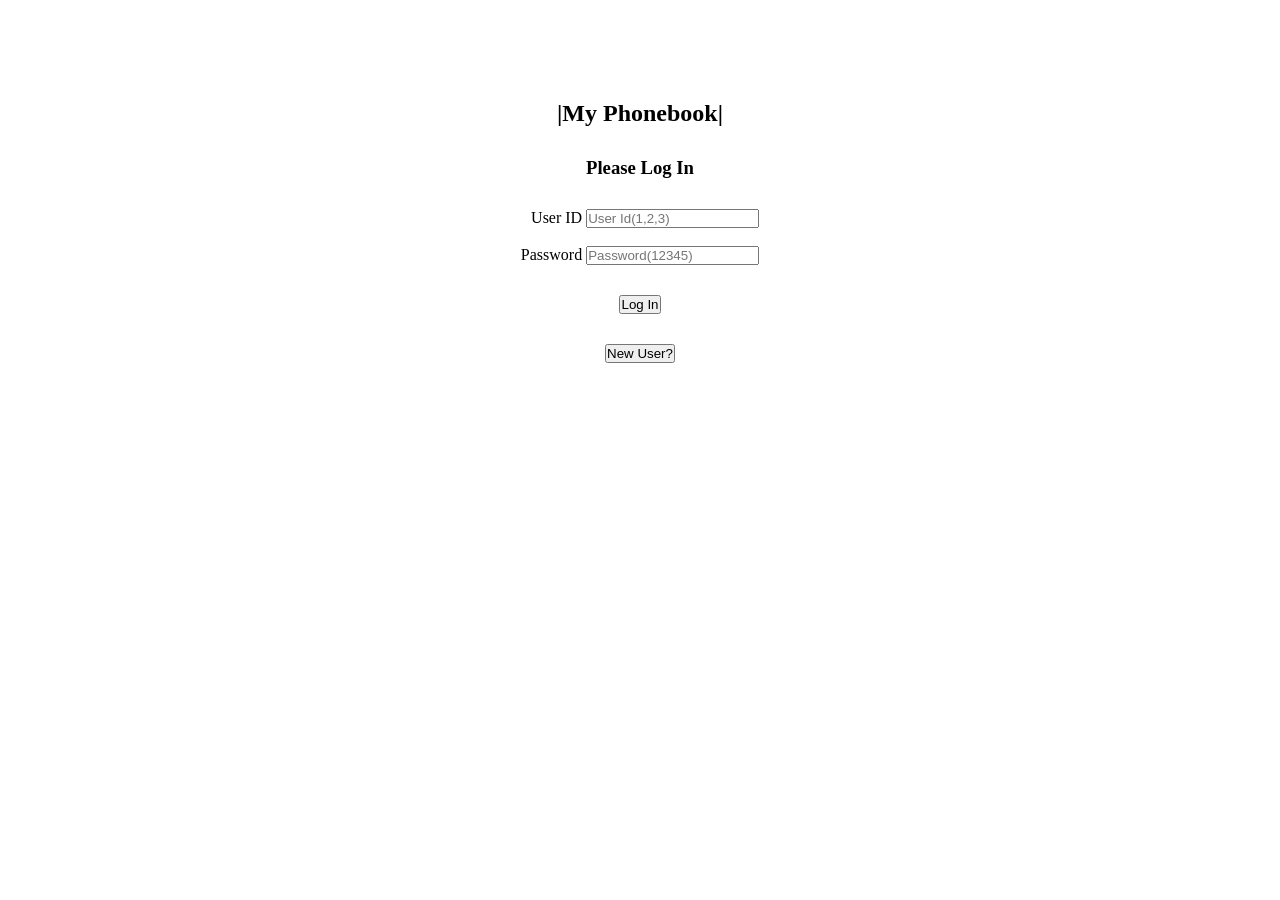
<file: index.html>
<!DOCTYPE html>
<html lang="en">
<head>
    <meta charset="UTF-8">
    <meta name="viewport" content="width=device-width, initial-scale=1.0">
    <title>Phonebook LogIn</title>
    <link rel="stylesheet" href="./css/style.css">
</head>
<body>
    <section id="login-part">
        <h1>|My Phonebook|</h1>
        <h3>Please Log In</h3>
        <form id="logInForm">
            <div>
                <label for="userId">User ID</label>
                <input type="text" id="userId" placeholder="User Id(1,2,3)" required>
            </div>
            <div>
                <label for="password">Password</label>
                <input type="password" id="password" placeholder="Password(12345)" requireds>
            </div>
        </form>
        <button onclick="handleLogin()">Log In</button>
        <button onclick="newUser()">New User?</button>
        <h3 id="noUser" class="hidden">Wrong ID or Password</h3>
    </section>
    
    <script src="./script/script.js"></script>
</body>
</html>
</file>
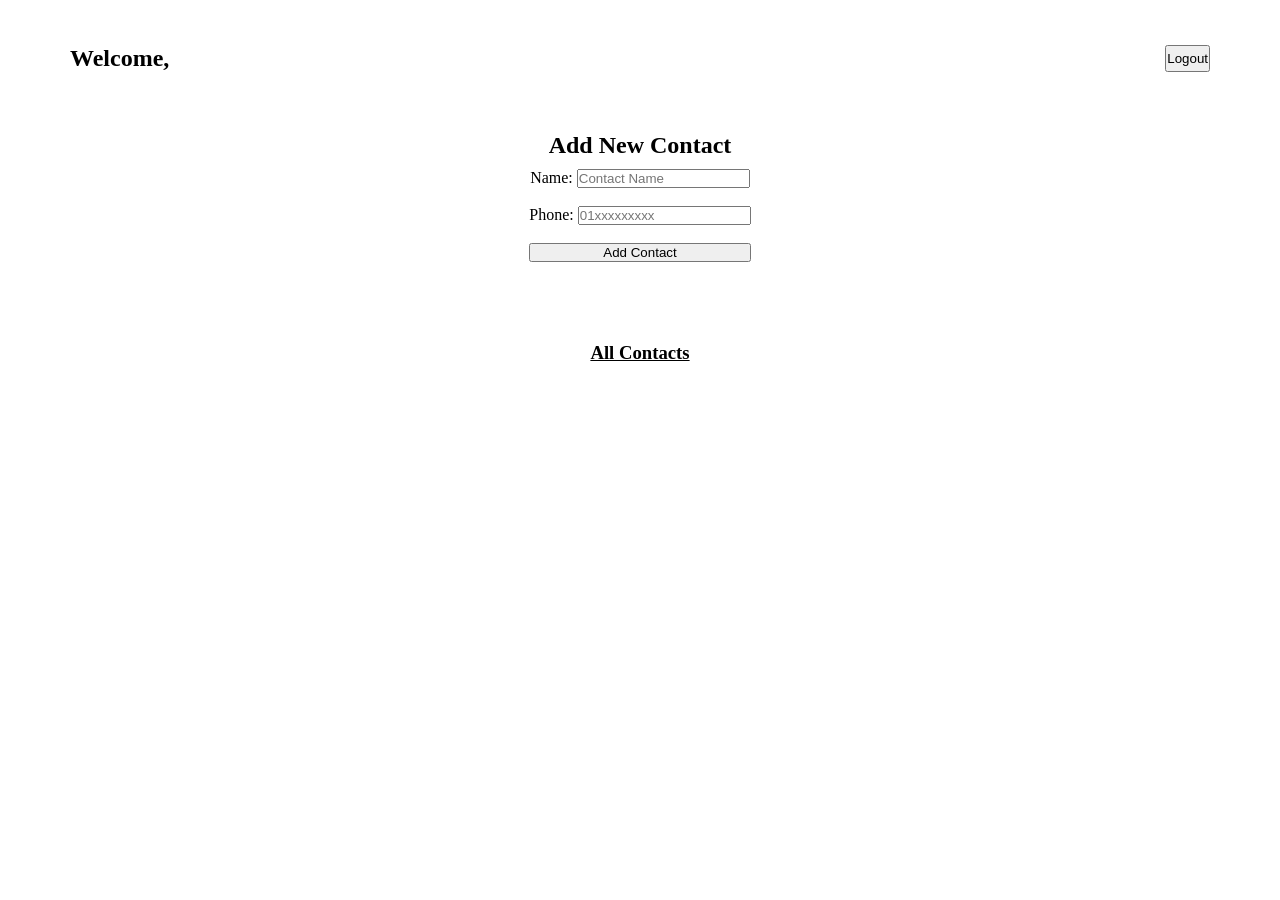
<file: pages/phonebook.html>
<!DOCTYPE html>
<html lang="en">
<head>
  <meta charset="UTF-8">
  <title>Phonebook</title>
  <link rel="stylesheet" href="../css/style.css">
</head>
<body>
    <!-- =============Heading Intro================ -->
    <section id="phoneBook">
        <div class="pbNav">
            <h1>Welcome, <span id="userName"></span></h1>
            <button onclick="logOut()">Logout</button>
        </div>
        <div class="newContactInput">
            <h2>Add New Contact</h2>
            <div class="contactForm">
                <form action="" onsubmit="addContact()" id="addNumberForm">
                    <div>
                        <label for="contactName">Name:</label>
                        <input type="text" id="contactName" placeholder="Contact Name" required>
                    </div>
                    <div>
                        <label for="contactPhone">Phone:</label>
                        <input type="tel" id="contactPhone" placeholder="01xxxxxxxxx" pattern="01[3-9][0-9]{8}" required>
                    </div>
                    <button type="submit">Add Contact</button>
                </form>
            </div>
        </div>
    </section>
    <!-- =========CONTACT LIST=========== -->
    <section id="contactList">
        <h3>All Contacts</h3>
        <div id="contacts-container"></div>
    </section>
    
    <script src="../script/fetchData.js"></script>
</body>
</html>
</file>
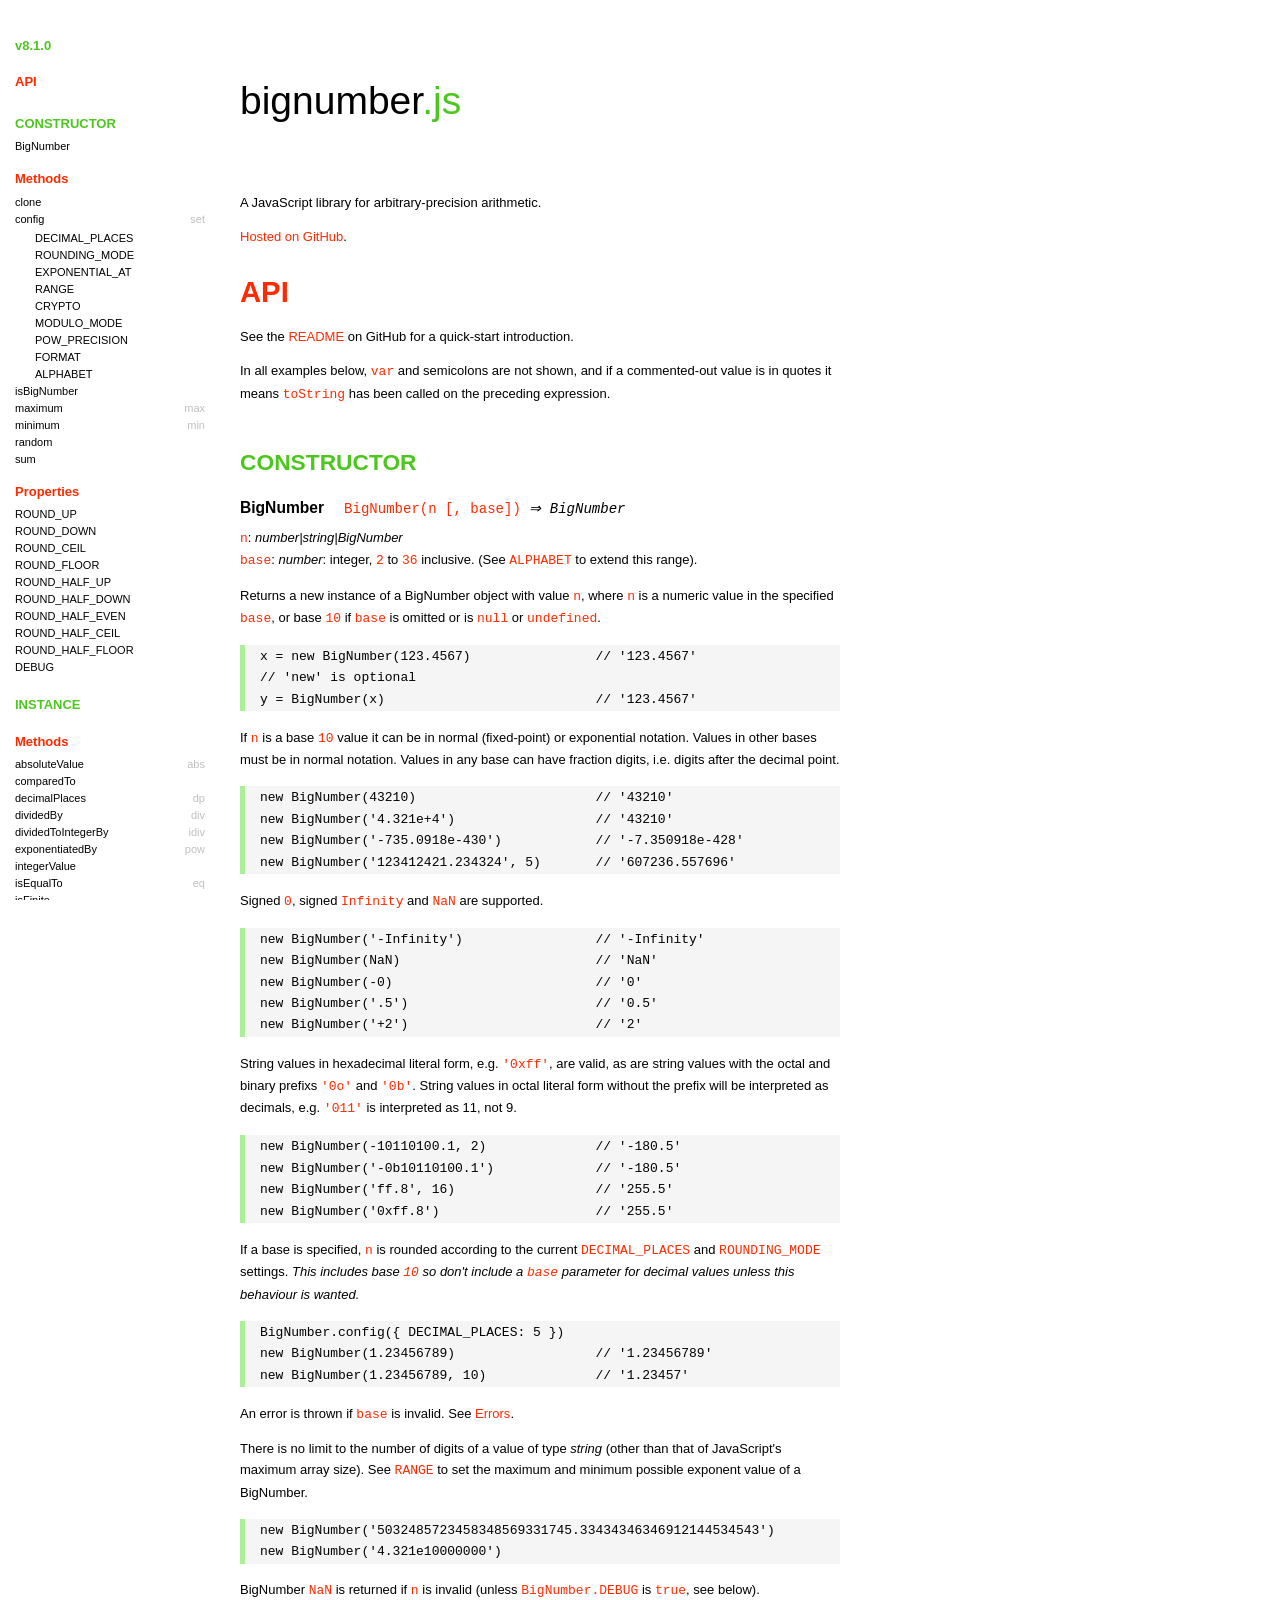
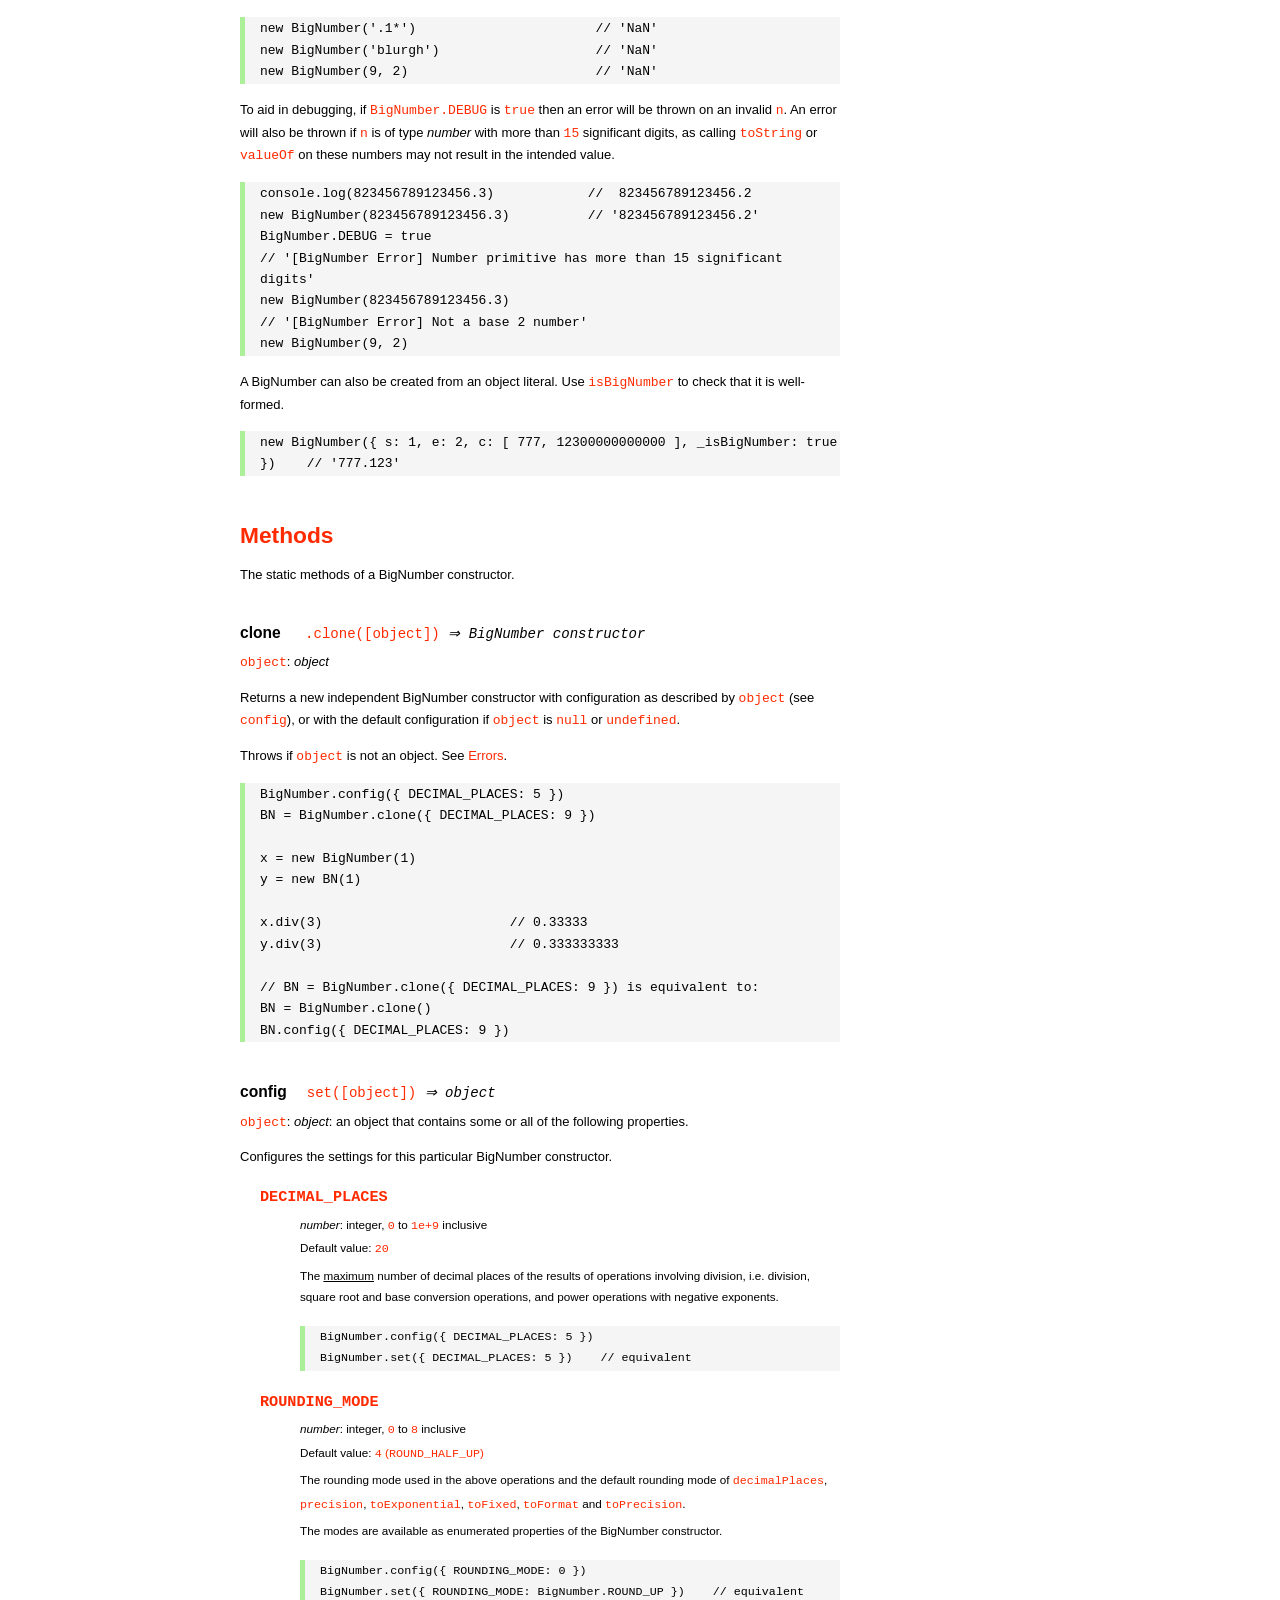
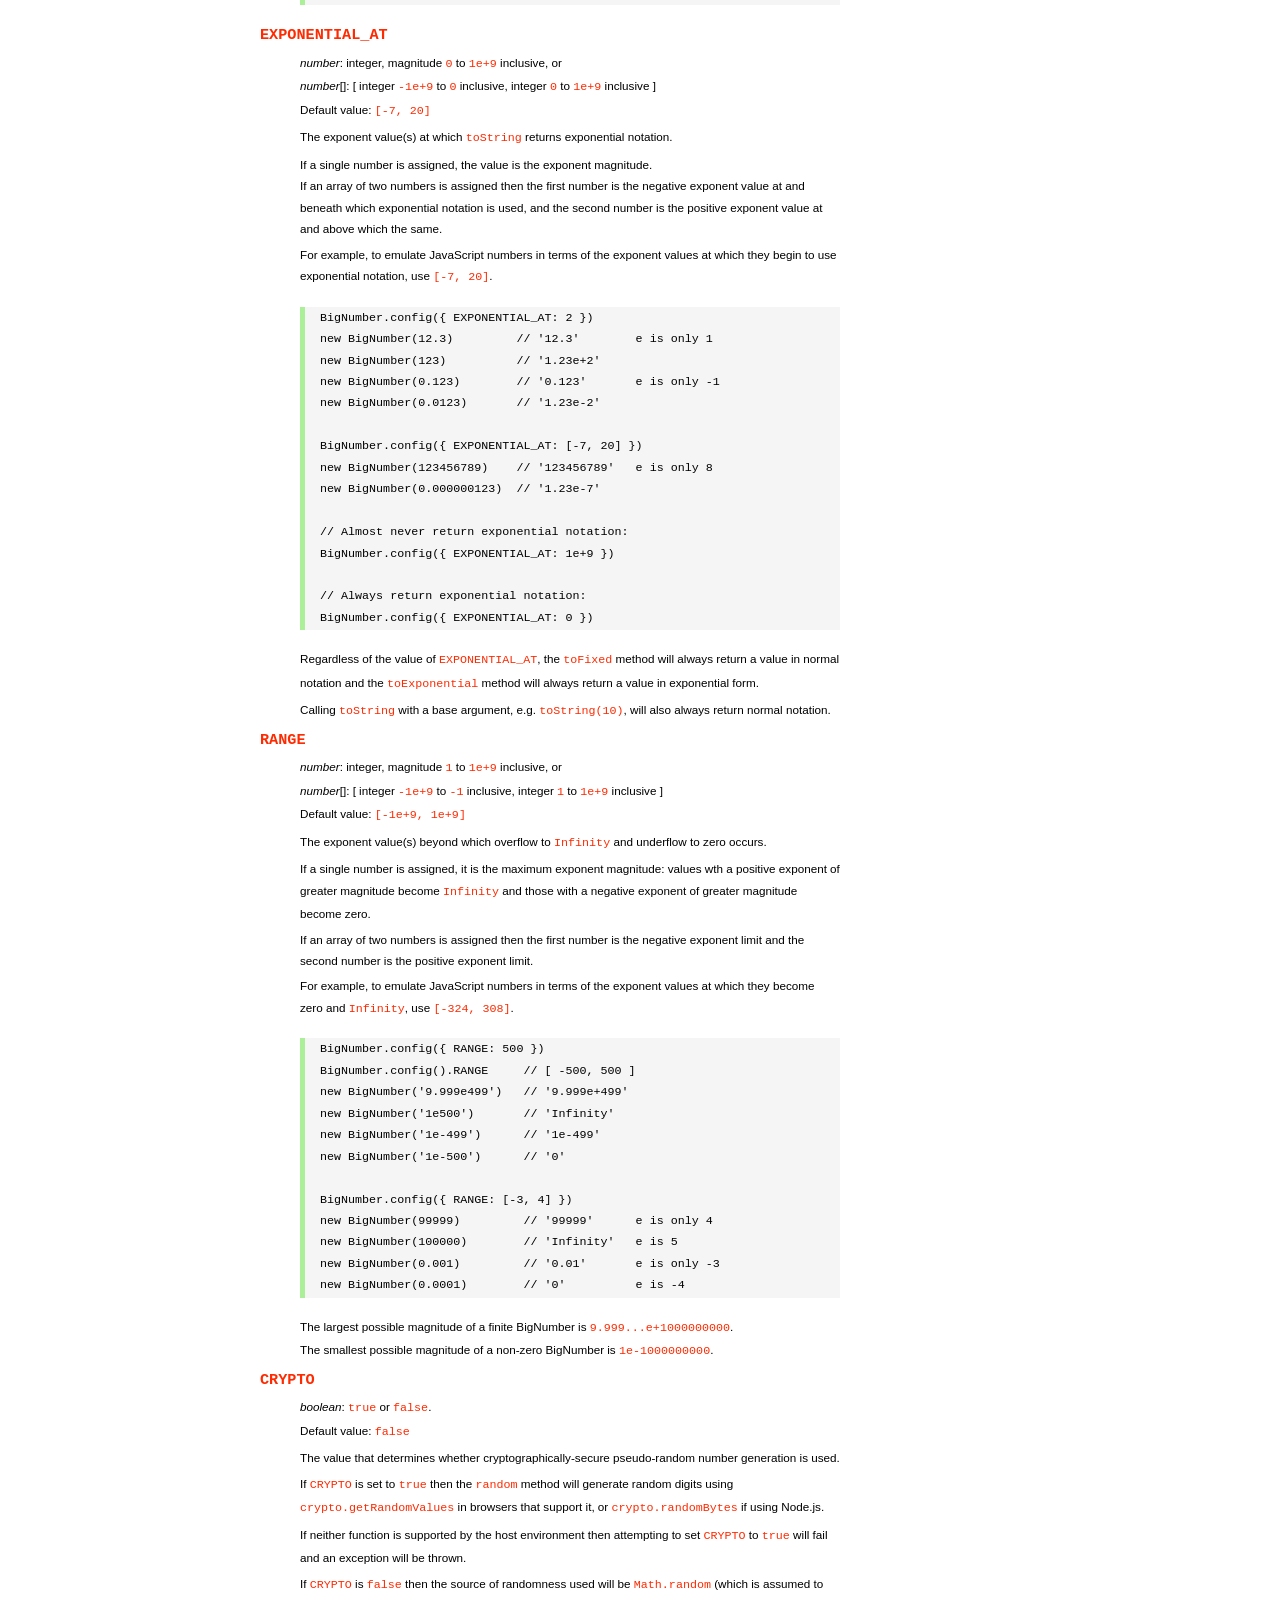
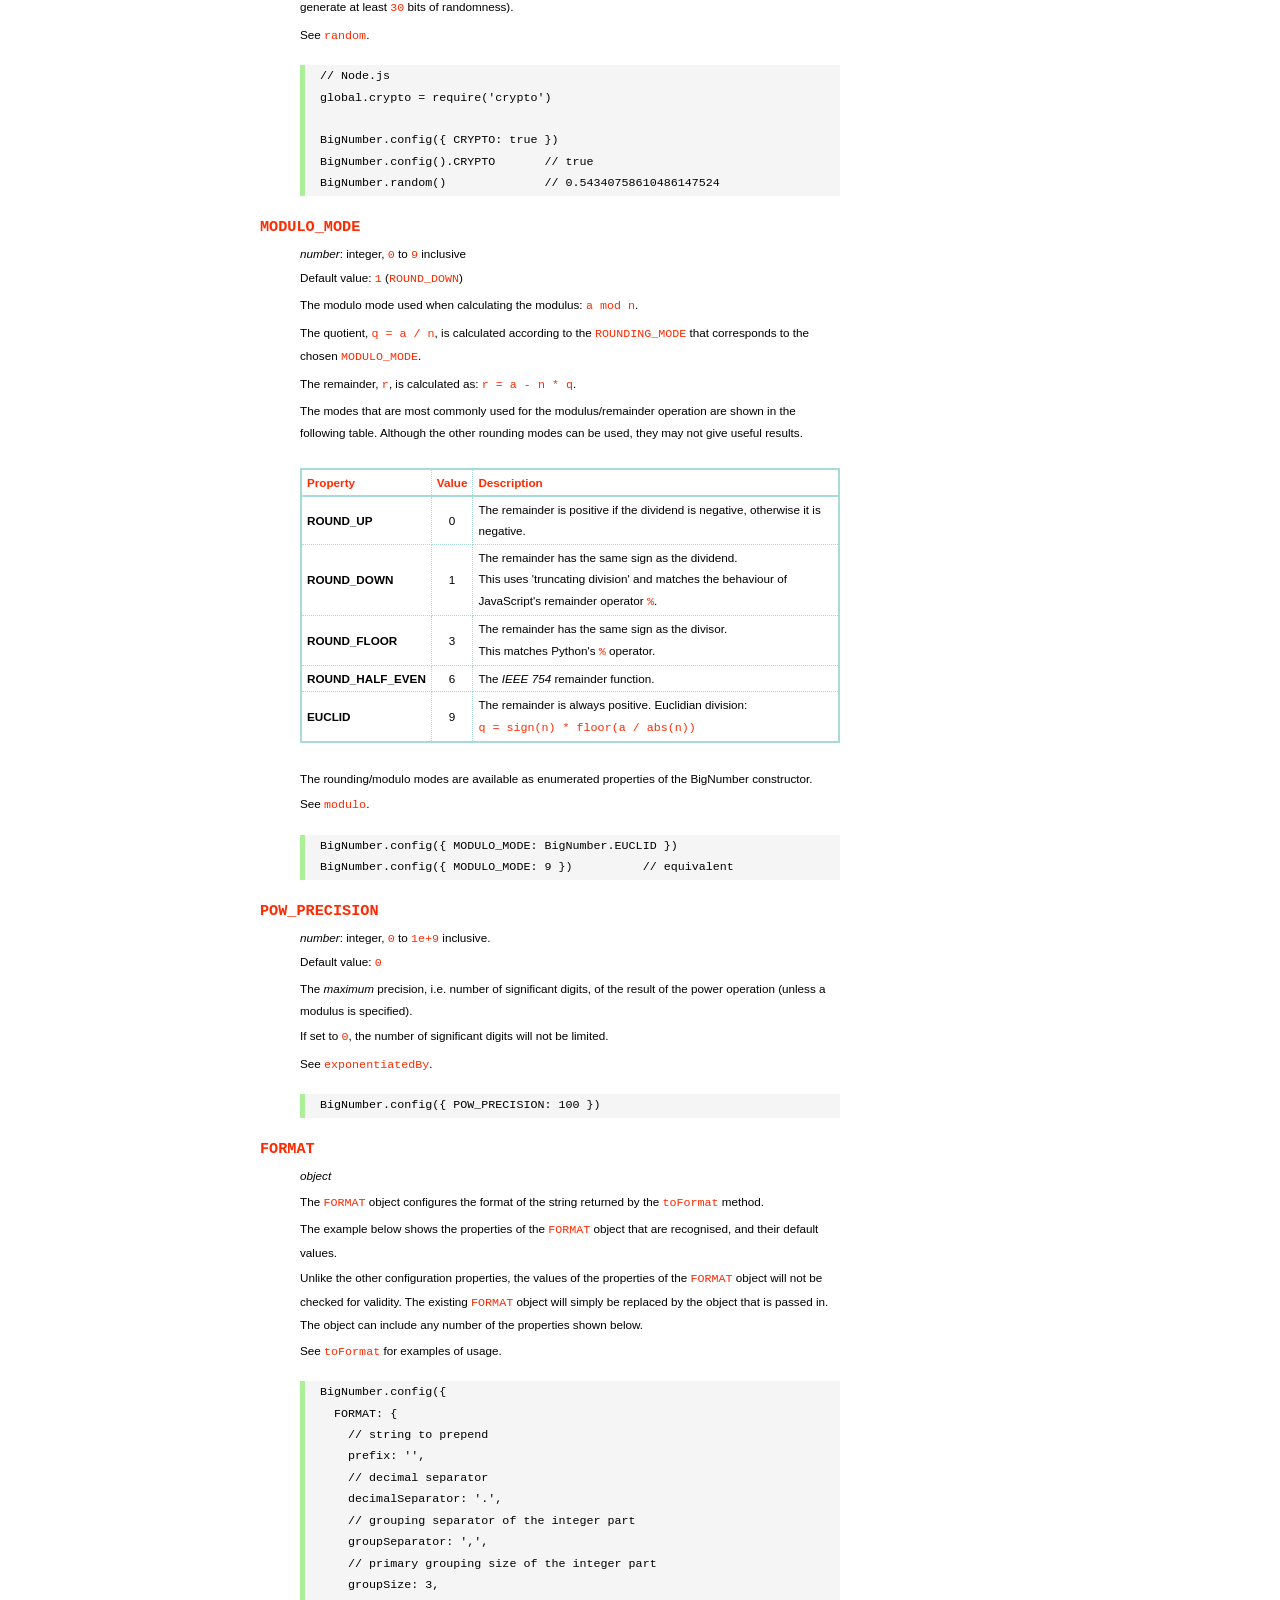
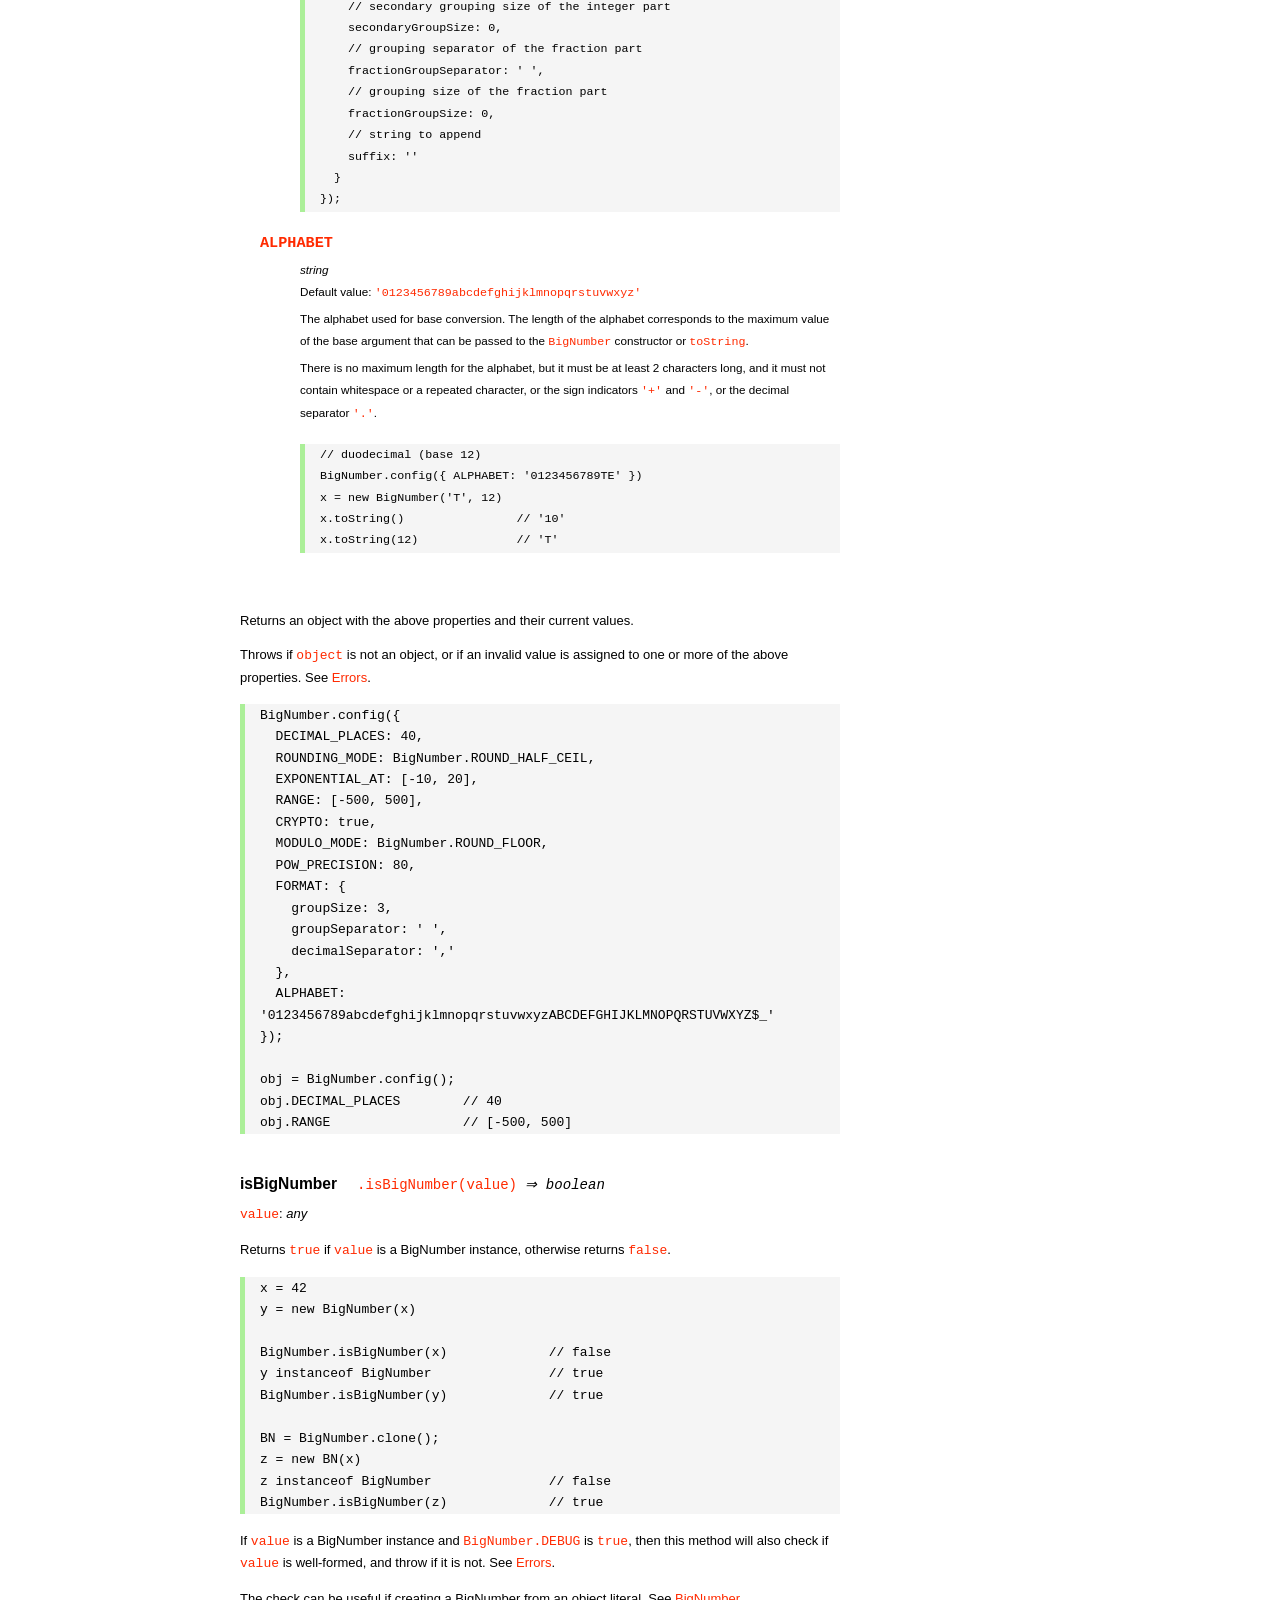
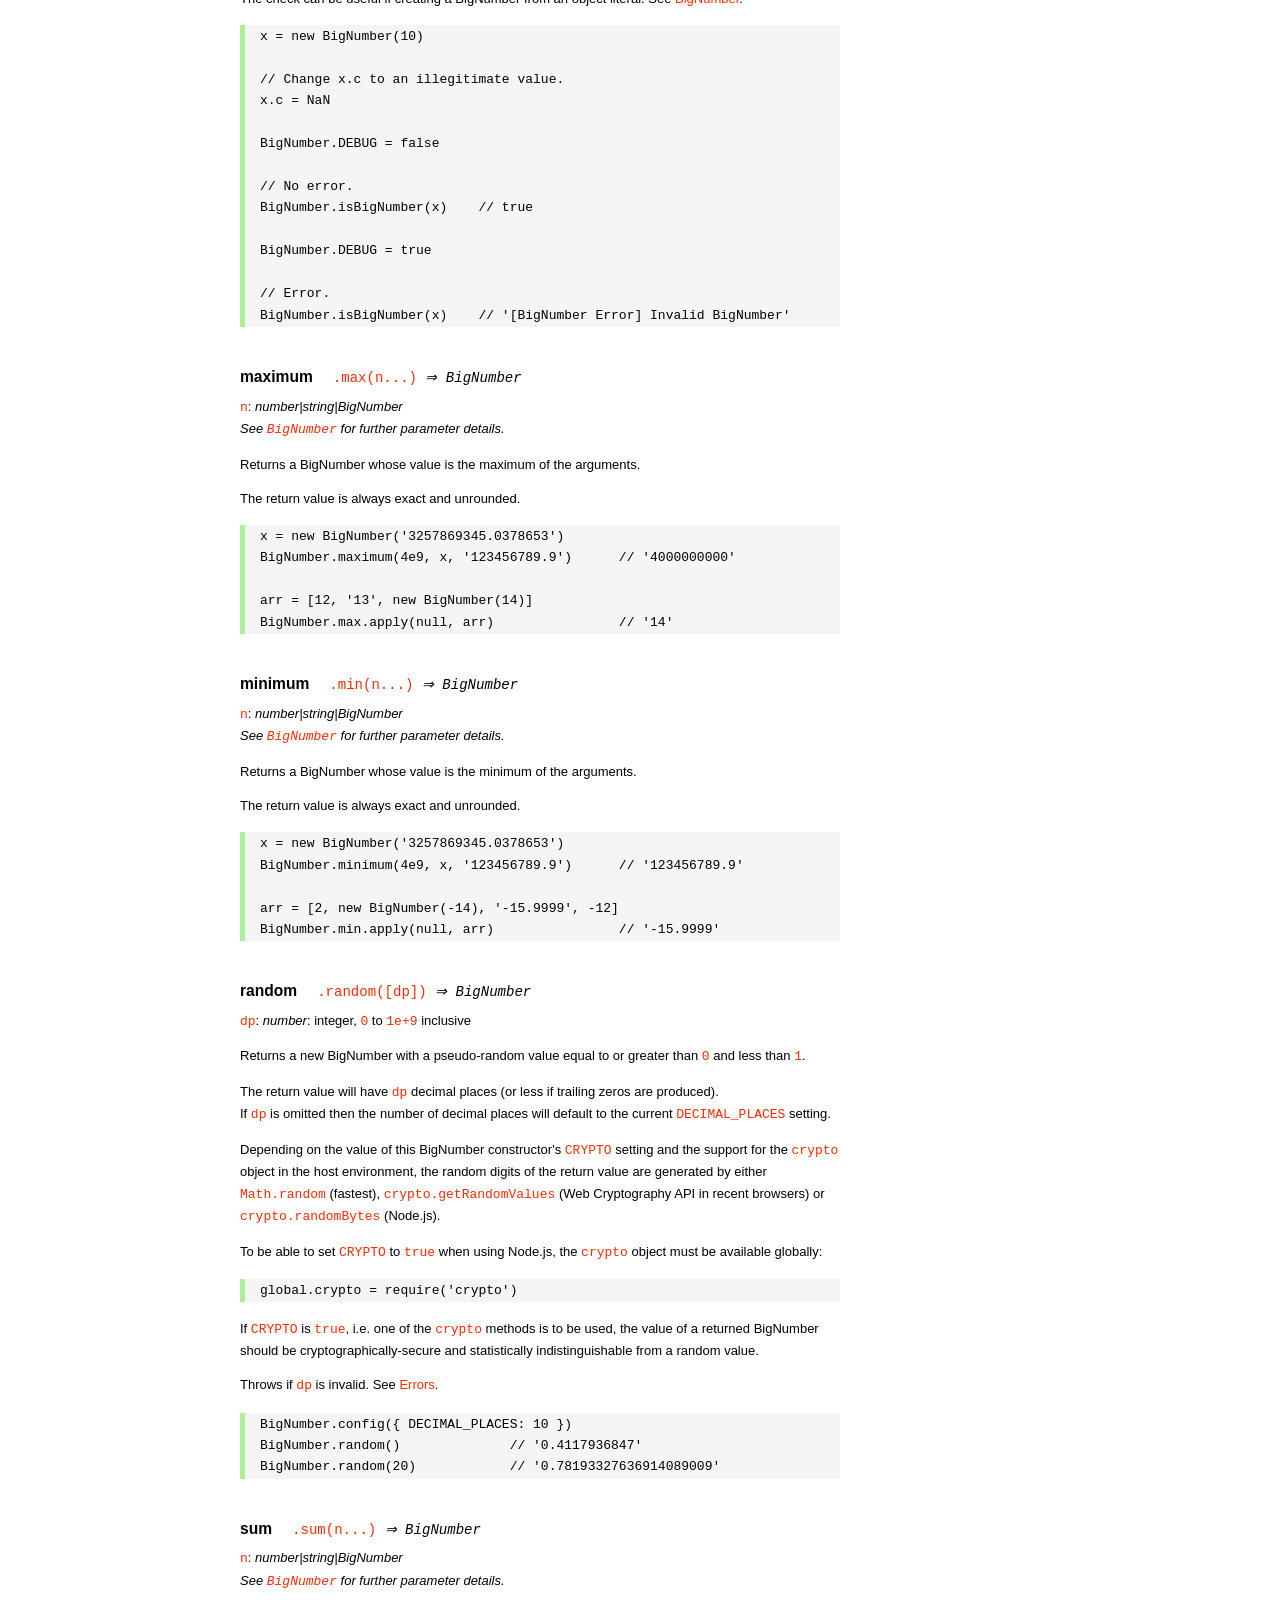
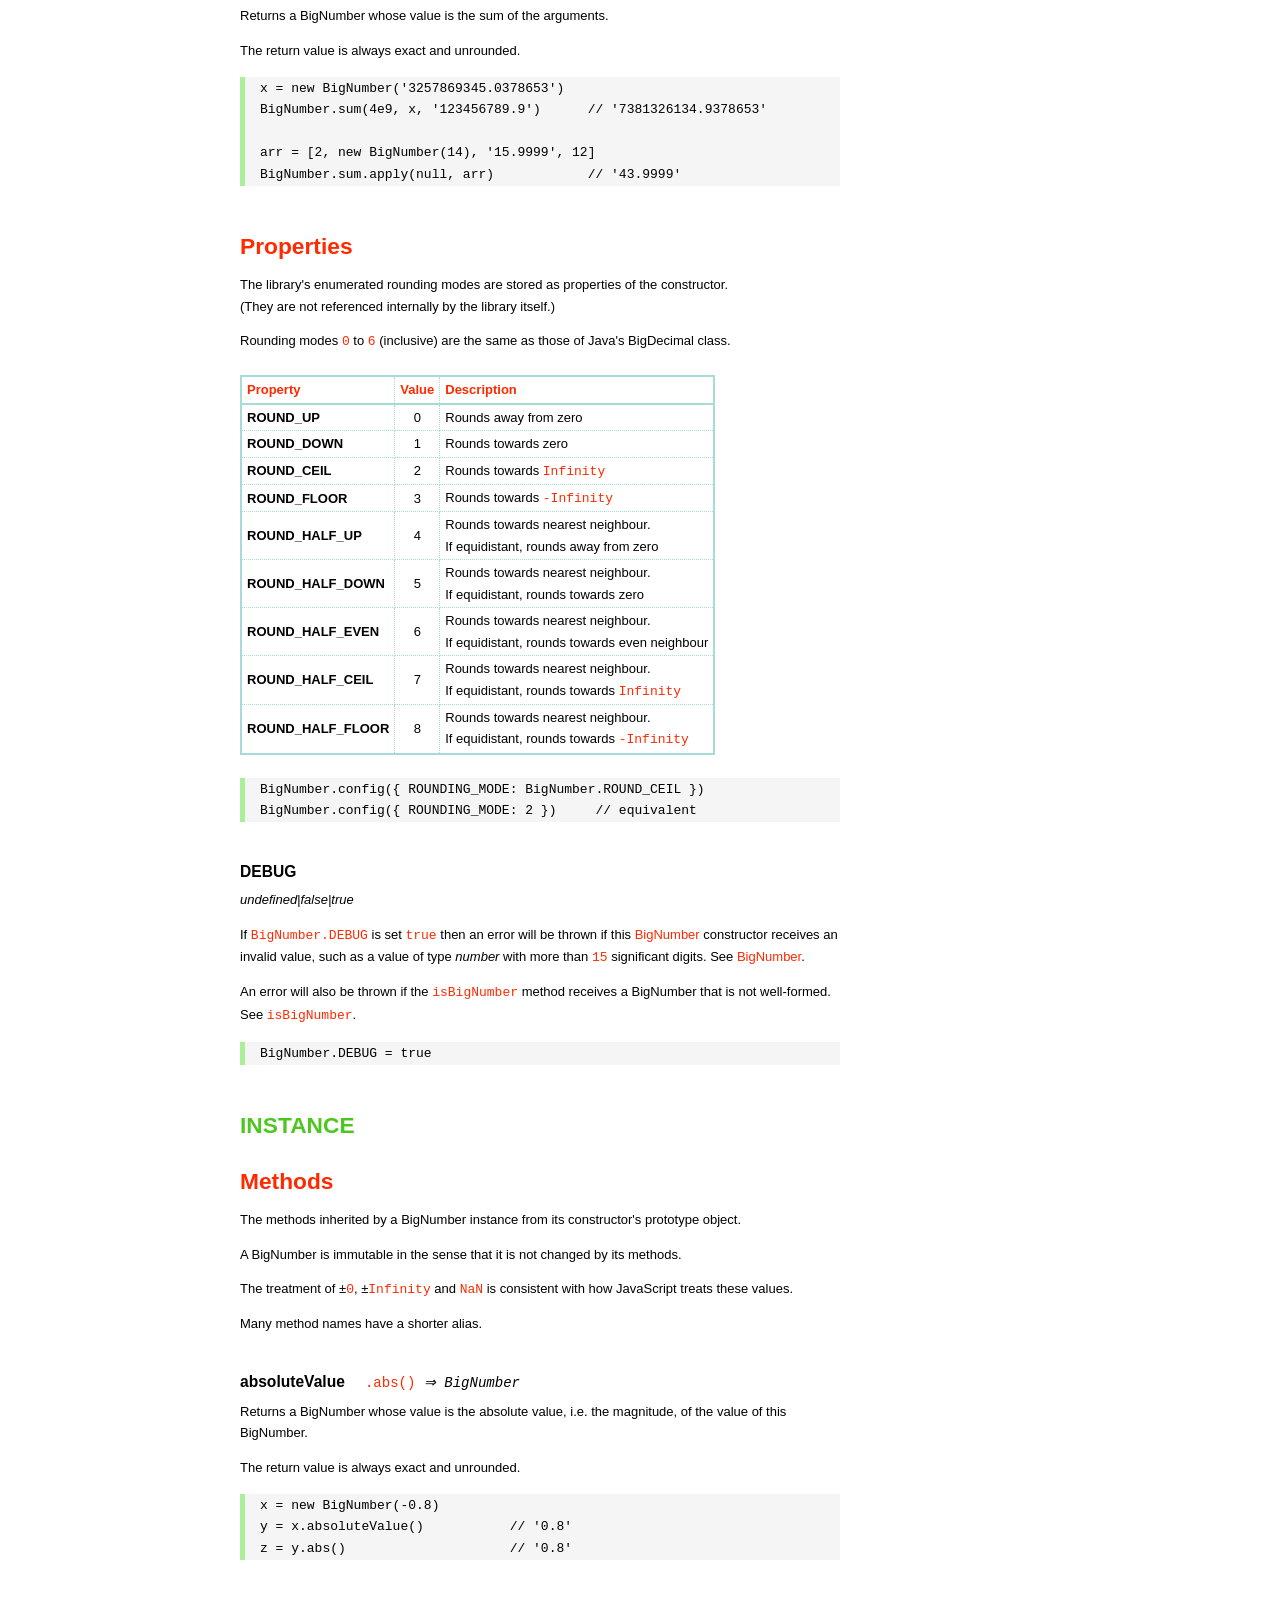
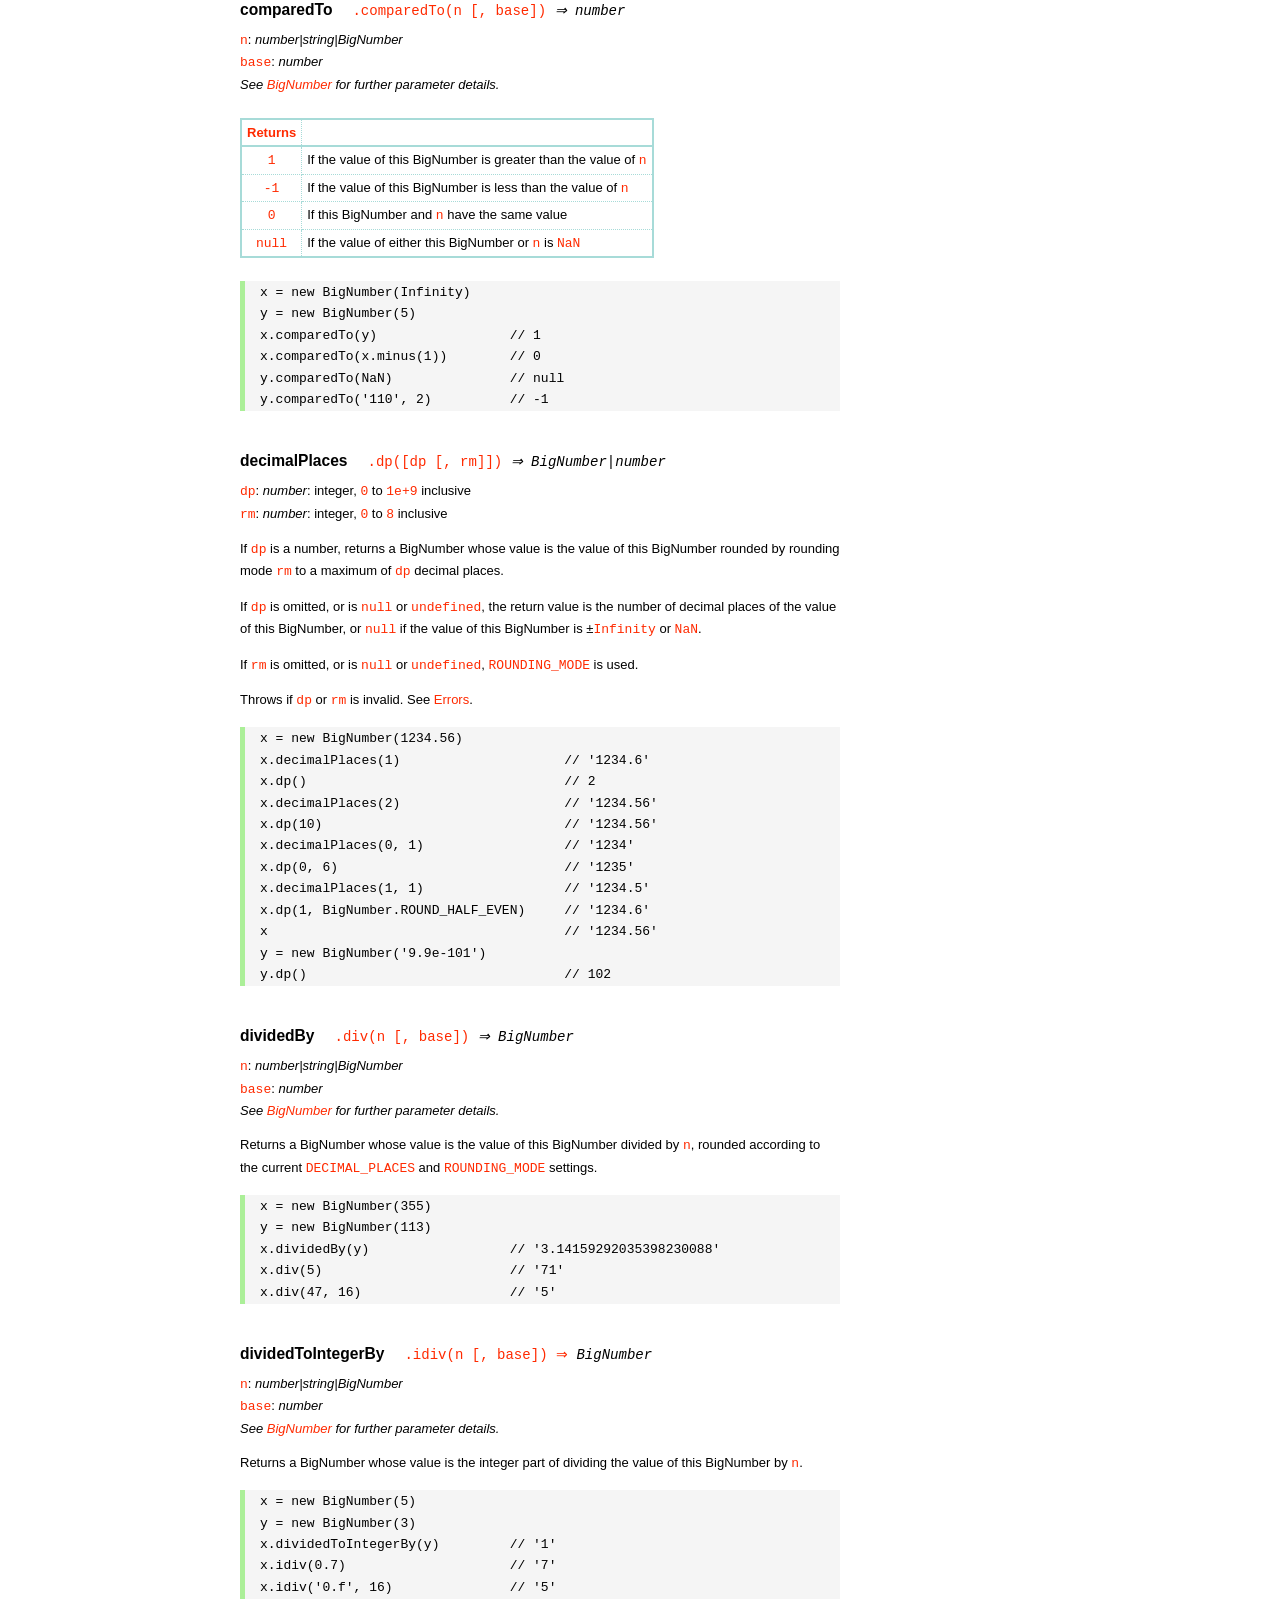
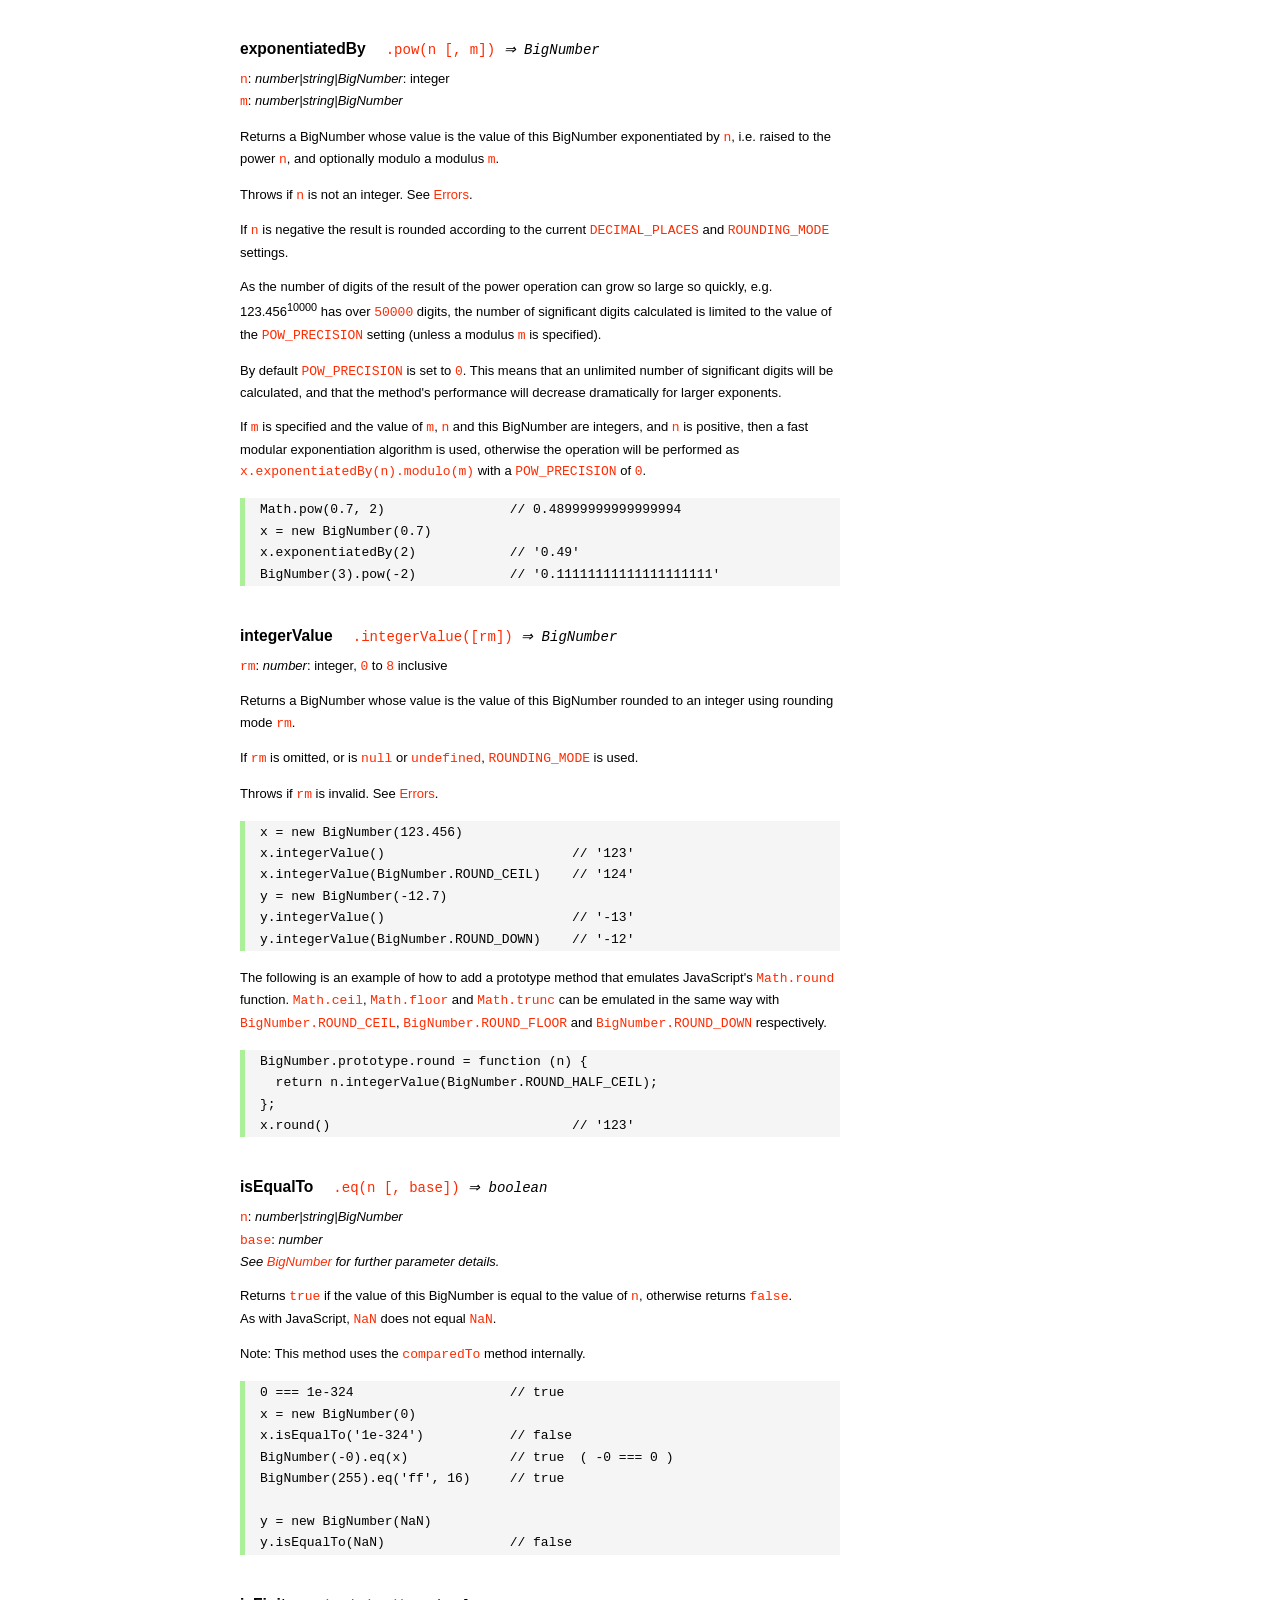
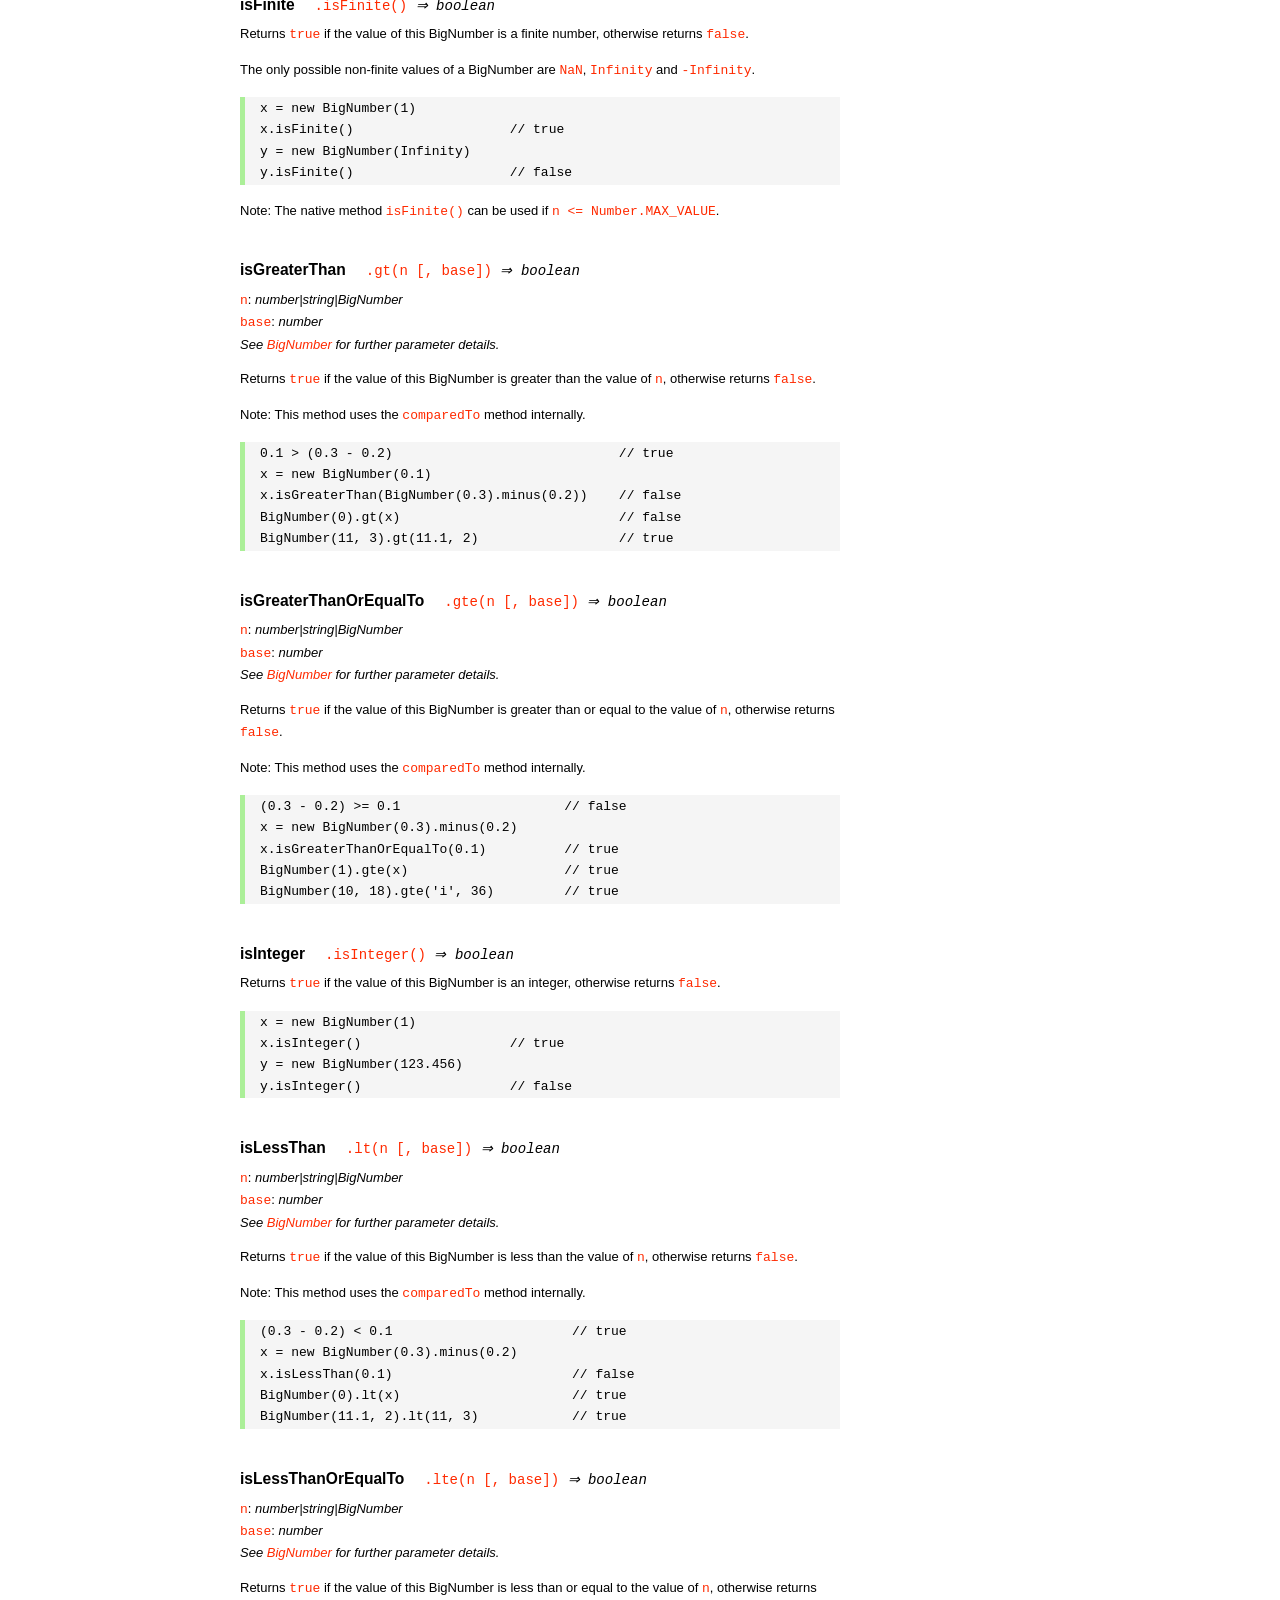
<file: server/node_modules/bignumber.js/doc/API.html>
<!DOCTYPE HTML>
<html>
<head>
<meta charset="utf-8">
<meta http-equiv="X-UA-Compatible" content="IE=edge">
<meta name="Author" content="M Mclaughlin">
<title>bignumber.js API</title>
<style>
html{font-size:100%}
body{background:#fff;font-family:"Helvetica Neue",Helvetica,Arial,sans-serif;font-size:13px;
  line-height:1.65em;min-height:100%;margin:0}
body,i{color:#000}
.nav{background:#fff;position:fixed;top:0;bottom:0;left:0;width:200px;overflow-y:auto;
  padding:15px 0 30px 15px}
div.container{width:600px;margin:50px 0 50px 240px}
p{margin:0 0 1em;width:600px}
pre,ul{margin:1em 0}
h1,h2,h3,h4,h5{margin:0;padding:1.5em 0 0}
h1,h2{padding:.75em 0}
h1{font:400 3em Verdana,sans-serif;color:#000;margin-bottom:1em}
h2{font-size:2.25em;color:#ff2a00}
h3{font-size:1.75em;color:#4dc71f}
h4{font-size:1.75em;color:#ff2a00;padding-bottom:.75em}
h5{font-size:1.2em;margin-bottom:.4em}
h6{font-size:1.1em;margin-bottom:0.8em;padding:0.5em 0}
dd{padding-top:.35em}
dt{padding-top:.5em}
b{font-weight:700}
dt b{font-size:1.3em}
a,a:visited{color:#ff2a00;text-decoration:none}
a:active,a:hover{outline:0;text-decoration:underline}
.nav a,.nav b,.nav a:visited{display:block;color:#ff2a00;font-weight:700; margin-top:15px}
.nav b{color:#4dc71f;margin-top:20px;cursor:default;width:auto}
ul{list-style-type:none;padding:0 0 0 20px}
.nav ul{line-height:14px;padding-left:0;margin:5px 0 0}
.nav ul a,.nav ul a:visited,span{display:inline;color:#000;font-family:Verdana,Geneva,sans-serif;
  font-size:11px;font-weight:400;margin:0}
.inset,ul.inset{margin-left:20px}
.inset{font-size:.9em}
.nav li{width:auto;margin:0 0 3px}
.alias{font-style:italic;margin-left:20px}
table{border-collapse:collapse;border-spacing:0;border:2px solid #a7dbd8;margin:1.75em 0;padding:0}
td,th{text-align:left;margin:0;padding:2px 5px;border:1px dotted #a7dbd8}
th{border-top:2px solid #a7dbd8;border-bottom:2px solid #a7dbd8;color:#ff2a00}
code,pre{font-family:Consolas, monaco, monospace;font-weight:400}
pre{background:#f5f5f5;white-space:pre-wrap;word-wrap:break-word;border-left:5px solid #abef98;
  padding:1px 0 1px 15px;margin:1.2em 0}
code,.nav-title{color:#ff2a00}
.end{margin-bottom:25px}
.centre{text-align:center}
.error-table{font-size:13px;width:100%}
#faq{margin:3em 0 0}
li span{float:right;margin-right:10px;color:#c0c0c0}
#js{font:inherit;color:#4dc71f}
</style>
</head>
<body>

  <div class="nav">

    <b>v8.1.0</b>

	<a class='nav-title' href="#">API</a>

    <b> CONSTRUCTOR </b>
    <ul>
      <li><a href="#bignumber">BigNumber</a></li>
    </ul>

    <a href="#methods">Methods</a>
    <ul>
      <li><a href="#clone">clone</a></li>
      <li><a href="#config" >config</a><span>set</span></li>
      <li>
        <ul class="inset">
          <li><a href="#decimal-places">DECIMAL_PLACES</a></li>
          <li><a href="#rounding-mode" >ROUNDING_MODE</a></li>
          <li><a href="#exponential-at">EXPONENTIAL_AT</a></li>
          <li><a href="#range"         >RANGE</a></li>
          <li><a href="#crypto"        >CRYPTO</a></li>
          <li><a href="#modulo-mode"   >MODULO_MODE</a></li>
          <li><a href="#pow-precision" >POW_PRECISION</a></li>
          <li><a href="#format"        >FORMAT</a></li>
          <li><a href="#alphabet"      >ALPHABET</a></li>
        </ul>
      </li>
      <li><a href="#isBigNumber">isBigNumber</a></li>
      <li><a href="#max"        >maximum</a><span>max</span></li>
      <li><a href="#min"        >minimum</a><span>min</span></li>
      <li><a href="#random"     >random</a></li>
      <li><a href="#sum"        >sum</a></li>
    </ul>

    <a href="#constructor-properties">Properties</a>
    <ul>
      <li><a href="#round-up"        >ROUND_UP</a></li>
      <li><a href="#round-down"      >ROUND_DOWN</a></li>
      <li><a href="#round-ceil"      >ROUND_CEIL</a></li>
      <li><a href="#round-floor"     >ROUND_FLOOR</a></li>
      <li><a href="#round-half-up"   >ROUND_HALF_UP</a></li>
      <li><a href="#round-half-down" >ROUND_HALF_DOWN</a></li>
      <li><a href="#round-half-even" >ROUND_HALF_EVEN</a></li>
      <li><a href="#round-half-ceil" >ROUND_HALF_CEIL</a></li>
      <li><a href="#round-half-floor">ROUND_HALF_FLOOR</a></li>
      <li><a href="#debug"           >DEBUG</a></li>
    </ul>

    <b> INSTANCE </b>

    <a href="#prototype-methods">Methods</a>
    <ul>
      <li><a href="#abs"    >absoluteValue         </a><span>abs</span>  </li>
      <li><a href="#cmp"    >comparedTo            </a>                  </li>
      <li><a href="#dp"     >decimalPlaces         </a><span>dp</span>   </li>
      <li><a href="#div"    >dividedBy             </a><span>div</span>  </li>
      <li><a href="#divInt" >dividedToIntegerBy    </a><span>idiv</span> </li>
      <li><a href="#pow"    >exponentiatedBy       </a><span>pow</span>  </li>
      <li><a href="#int"    >integerValue          </a>                  </li>
      <li><a href="#eq"     >isEqualTo             </a><span>eq</span>   </li>
      <li><a href="#isF"    >isFinite              </a>                  </li>
      <li><a href="#gt"     >isGreaterThan         </a><span>gt</span>   </li>
      <li><a href="#gte"    >isGreaterThanOrEqualTo</a><span>gte</span>  </li>
      <li><a href="#isInt"  >isInteger             </a>                  </li>
      <li><a href="#lt"     >isLessThan            </a><span>lt</span>   </li>
      <li><a href="#lte"    >isLessThanOrEqualTo   </a><span>lte</span>  </li>
      <li><a href="#isNaN"  >isNaN                 </a>                  </li>
      <li><a href="#isNeg"  >isNegative            </a>                  </li>
      <li><a href="#isPos"  >isPositive            </a>                  </li>
      <li><a href="#isZ"    >isZero                </a>                  </li>
      <li><a href="#minus"  >minus                 </a>                  </li>
      <li><a href="#mod"    >modulo                </a><span>mod</span>  </li>
      <li><a href="#times"  >multipliedBy          </a><span>times</span></li>
      <li><a href="#neg"    >negated               </a>                  </li>
      <li><a href="#plus"   >plus                  </a>                  </li>
      <li><a href="#sd"     >precision             </a><span>sd</span>   </li>
      <li><a href="#shift"  >shiftedBy             </a>                  </li>
      <li><a href="#sqrt"   >squareRoot            </a><span>sqrt</span> </li>
      <li><a href="#toE"    >toExponential         </a>                  </li>
      <li><a href="#toFix"  >toFixed               </a>                  </li>
      <li><a href="#toFor"  >toFormat              </a>                  </li>
      <li><a href="#toFr"   >toFraction            </a>                  </li>
      <li><a href="#toJSON" >toJSON                </a>                  </li>
      <li><a href="#toN"    >toNumber              </a>                  </li>
      <li><a href="#toP"    >toPrecision           </a>                  </li>
      <li><a href="#toS"    >toString              </a>                  </li>
      <li><a href="#valueOf">valueOf               </a>                  </li>
    </ul>

    <a href="#instance-properties">Properties</a>
    <ul>
      <li><a href="#coefficient">c: coefficient</a></li>
      <li><a href="#exponent"   >e: exponent</a></li>
      <li><a href="#sign"       >s: sign</a></li>
    </ul>

    <a href="#zero-nan-infinity">Zero, NaN &amp; Infinity</a>
    <a href="#Errors">Errors</a>
    <a href="#type-coercion">Type coercion</a>
    <a class='end' href="#faq">FAQ</a>

  </div>

  <div class="container">

    <h1>bignumber<span id='js'>.js</span></h1>

    <p>A JavaScript library for arbitrary-precision arithmetic.</p>
    <p><a href="https://github.com/MikeMcl/bignumber.js">Hosted on GitHub</a>. </p>

    <h2>API</h2>

    <p>
      See the <a href='https://github.com/MikeMcl/bignumber.js'>README</a> on GitHub for a
      quick-start introduction.
    </p>
    <p>
      In all examples below, <code>var</code> and semicolons are not shown, and if a commented-out
      value is in quotes it means <code>toString</code> has been called on the preceding expression.
    </p>


    <h3>CONSTRUCTOR</h3>


    <h5 id="bignumber">
      BigNumber<code class='inset'>BigNumber(n [, base]) <i>&rArr; BigNumber</i></code>
    </h5>
    <p>
      <code>n</code>: <i>number|string|BigNumber</i><br />
      <code>base</code>: <i>number</i>: integer, <code>2</code> to <code>36</code> inclusive. (See
      <a href='#alphabet'><code>ALPHABET</code></a> to extend this range).
    </p>
    <p>
      Returns a new instance of a BigNumber object with value <code>n</code>, where <code>n</code>
      is a numeric value in the specified <code>base</code>, or base <code>10</code> if
      <code>base</code> is omitted or is <code>null</code> or <code>undefined</code>.
    </p>
    <pre>
x = new BigNumber(123.4567)                // '123.4567'
// 'new' is optional
y = BigNumber(x)                           // '123.4567'</pre>
    <p>
      If <code>n</code> is a base <code>10</code> value it can be in normal (fixed-point) or
      exponential notation. Values in other bases must be in normal notation. Values in any base can
      have fraction digits, i.e. digits after the decimal point.
    </p>
    <pre>
new BigNumber(43210)                       // '43210'
new BigNumber('4.321e+4')                  // '43210'
new BigNumber('-735.0918e-430')            // '-7.350918e-428'
new BigNumber('123412421.234324', 5)       // '607236.557696'</pre>
    <p>
      Signed <code>0</code>, signed <code>Infinity</code> and <code>NaN</code> are supported.
    </p>
    <pre>
new BigNumber('-Infinity')                 // '-Infinity'
new BigNumber(NaN)                         // 'NaN'
new BigNumber(-0)                          // '0'
new BigNumber('.5')                        // '0.5'
new BigNumber('+2')                        // '2'</pre>
    <p>
      String values in hexadecimal literal form, e.g. <code>'0xff'</code>, are valid, as are
      string values with the octal and binary prefixs <code>'0o'</code> and <code>'0b'</code>.
      String values in octal literal form without the prefix will be interpreted as
      decimals, e.g. <code>'011'</code> is interpreted as 11, not 9.
    </p>
    <pre>
new BigNumber(-10110100.1, 2)              // '-180.5'
new BigNumber('-0b10110100.1')             // '-180.5'
new BigNumber('ff.8', 16)                  // '255.5'
new BigNumber('0xff.8')                    // '255.5'</pre>
    <p>
      If a base is specified, <code>n</code> is rounded according to the current
      <a href='#decimal-places'><code>DECIMAL_PLACES</code></a> and
      <a href='#rounding-mode'><code>ROUNDING_MODE</code></a> settings. <em>This includes base
      <code>10</code> so don't include a <code>base</code> parameter for decimal values unless
      this behaviour is wanted.</em>
    </p>
    <pre>BigNumber.config({ DECIMAL_PLACES: 5 })
new BigNumber(1.23456789)                  // '1.23456789'
new BigNumber(1.23456789, 10)              // '1.23457'</pre>
    <p>An error is thrown if <code>base</code> is invalid. See <a href='#Errors'>Errors</a>.</p>
    <p>
      There is no limit to the number of digits of a value of type <em>string</em> (other than
      that of JavaScript's maximum array size). See <a href='#range'><code>RANGE</code></a> to set
      the maximum and minimum possible exponent value of a BigNumber.
    </p>
    <pre>
new BigNumber('5032485723458348569331745.33434346346912144534543')
new BigNumber('4.321e10000000')</pre>
    <p>BigNumber <code>NaN</code> is returned if <code>n</code> is invalid
    (unless <code>BigNumber.DEBUG</code> is <code>true</code>, see below).</p>
    <pre>
new BigNumber('.1*')                       // 'NaN'
new BigNumber('blurgh')                    // 'NaN'
new BigNumber(9, 2)                        // 'NaN'</pre>
    <p>
      To aid in debugging, if <code>BigNumber.DEBUG</code> is <code>true</code> then an error will
      be thrown on an invalid <code>n</code>. An error will also be thrown if <code>n</code> is of
      type <em>number</em> with more than <code>15</code> significant digits, as calling
      <code><a href='#toS'>toString</a></code> or <code><a href='#valueOf'>valueOf</a></code> on
      these numbers may not result in the intended value.
    </p>
      <pre>
console.log(823456789123456.3)            //  823456789123456.2
new BigNumber(823456789123456.3)          // '823456789123456.2'
BigNumber.DEBUG = true
// '[BigNumber Error] Number primitive has more than 15 significant digits'
new BigNumber(823456789123456.3)
// '[BigNumber Error] Not a base 2 number'
new BigNumber(9, 2)</pre>
    <p>
      A BigNumber can also be created from an object literal.
      Use <code><a href='#isBigNumber'>isBigNumber</a></code> to check that it is well-formed.
    </p>
    <pre>new BigNumber({ s: 1, e: 2, c: [ 777, 12300000000000 ], _isBigNumber: true })    // '777.123'</pre>




    <h4 id="methods">Methods</h4>
     <p>The static methods of a BigNumber constructor.</p>




    <h5 id="clone">clone
      <code class='inset'>.clone([object]) <i>&rArr; BigNumber constructor</i></code>
    </h5>
    <p><code>object</code>: <i>object</i></p>
    <p>
      Returns a new independent BigNumber constructor with configuration as described by
      <code>object</code> (see <a href='#config'><code>config</code></a>), or with the default
      configuration if <code>object</code> is <code>null</code> or <code>undefined</code>.
    </p>
    <p>
      Throws if <code>object</code> is not an object. See <a href='#Errors'>Errors</a>.
    </p>
    <pre>BigNumber.config({ DECIMAL_PLACES: 5 })
BN = BigNumber.clone({ DECIMAL_PLACES: 9 })

x = new BigNumber(1)
y = new BN(1)

x.div(3)                        // 0.33333
y.div(3)                        // 0.333333333

// BN = BigNumber.clone({ DECIMAL_PLACES: 9 }) is equivalent to:
BN = BigNumber.clone()
BN.config({ DECIMAL_PLACES: 9 })</pre>



    <h5 id="config">config<code class='inset'>set([object]) <i>&rArr; object</i></code></h5>
    <p>
      <code>object</code>: <i>object</i>: an object that contains some or all of the following
      properties.
    </p>
    <p>Configures the settings for this particular BigNumber constructor.</p>

    <dl class='inset'>
      <dt id="decimal-places"><code><b>DECIMAL_PLACES</b></code></dt>
      <dd>
        <i>number</i>: integer, <code>0</code> to <code>1e+9</code> inclusive<br />
        Default value: <code>20</code>
      </dd>
      <dd>
        The <u>maximum</u> number of decimal places of the results of operations involving
        division, i.e. division, square root and base conversion operations, and power
        operations with negative exponents.<br />
      </dd>
      <dd>
      <pre>BigNumber.config({ DECIMAL_PLACES: 5 })
BigNumber.set({ DECIMAL_PLACES: 5 })    // equivalent</pre>
      </dd>



      <dt id="rounding-mode"><code><b>ROUNDING_MODE</b></code></dt>
      <dd>
        <i>number</i>: integer, <code>0</code> to <code>8</code> inclusive<br />
        Default value: <code>4</code> <a href="#round-half-up">(<code>ROUND_HALF_UP</code>)</a>
      </dd>
      <dd>
        The rounding mode used in the above operations and the default rounding mode of
        <a href='#dp'><code>decimalPlaces</code></a>,
        <a href='#sd'><code>precision</code></a>,
        <a href='#toE'><code>toExponential</code></a>,
        <a href='#toFix'><code>toFixed</code></a>,
        <a href='#toFor'><code>toFormat</code></a> and
        <a href='#toP'><code>toPrecision</code></a>.
      </dd>
      <dd>The modes are available as enumerated properties of the BigNumber constructor.</dd>
       <dd>
      <pre>BigNumber.config({ ROUNDING_MODE: 0 })
BigNumber.set({ ROUNDING_MODE: BigNumber.ROUND_UP })    // equivalent</pre>
        </dd>



      <dt id="exponential-at"><code><b>EXPONENTIAL_AT</b></code></dt>
      <dd>
        <i>number</i>: integer, magnitude <code>0</code> to <code>1e+9</code> inclusive, or
        <br />
        <i>number</i>[]: [ integer <code>-1e+9</code> to <code>0</code> inclusive, integer
        <code>0</code> to <code>1e+9</code> inclusive ]<br />
        Default value: <code>[-7, 20]</code>
      </dd>
      <dd>
        The exponent value(s) at which <code>toString</code> returns exponential notation.
      </dd>
      <dd>
        If a single number is assigned, the value is the exponent magnitude.<br />
        If an array of two numbers is assigned then the first number is the negative exponent
        value at and beneath which exponential notation is used, and the second number is the
        positive exponent value at and above which the same.
      </dd>
      <dd>
        For example, to emulate JavaScript numbers in terms of the exponent values at which they
        begin to use exponential notation, use <code>[-7, 20]</code>.
      </dd>
      <dd>
      <pre>BigNumber.config({ EXPONENTIAL_AT: 2 })
new BigNumber(12.3)         // '12.3'        e is only 1
new BigNumber(123)          // '1.23e+2'
new BigNumber(0.123)        // '0.123'       e is only -1
new BigNumber(0.0123)       // '1.23e-2'

BigNumber.config({ EXPONENTIAL_AT: [-7, 20] })
new BigNumber(123456789)    // '123456789'   e is only 8
new BigNumber(0.000000123)  // '1.23e-7'

// Almost never return exponential notation:
BigNumber.config({ EXPONENTIAL_AT: 1e+9 })

// Always return exponential notation:
BigNumber.config({ EXPONENTIAL_AT: 0 })</pre>
      </dd>
      <dd>
        Regardless of the value of <code>EXPONENTIAL_AT</code>, the <code>toFixed</code> method
        will always return a value in normal notation and the <code>toExponential</code> method
        will always return a value in exponential form.
      </dd>
      <dd>
        Calling <code>toString</code> with a base argument, e.g. <code>toString(10)</code>, will
        also always return normal notation.
      </dd>



      <dt id="range"><code><b>RANGE</b></code></dt>
      <dd>
        <i>number</i>: integer, magnitude <code>1</code> to <code>1e+9</code> inclusive, or
        <br />
        <i>number</i>[]: [ integer <code>-1e+9</code> to <code>-1</code> inclusive, integer
        <code>1</code> to <code>1e+9</code> inclusive ]<br />
        Default value: <code>[-1e+9, 1e+9]</code>
      </dd>
      <dd>
        The exponent value(s) beyond which overflow to <code>Infinity</code> and underflow to
        zero occurs.
      </dd>
      <dd>
        If a single number is assigned, it is the maximum exponent magnitude: values wth a
        positive exponent of greater magnitude become <code>Infinity</code> and those with a
        negative exponent of greater magnitude become zero.
      <dd>
        If an array of two numbers is assigned then the first number is the negative exponent
        limit and the second number is the positive exponent limit.
      </dd>
      <dd>
        For example, to emulate JavaScript numbers in terms of the exponent values at which they
        become zero and <code>Infinity</code>, use <code>[-324, 308]</code>.
      </dd>
      <dd>
      <pre>BigNumber.config({ RANGE: 500 })
BigNumber.config().RANGE     // [ -500, 500 ]
new BigNumber('9.999e499')   // '9.999e+499'
new BigNumber('1e500')       // 'Infinity'
new BigNumber('1e-499')      // '1e-499'
new BigNumber('1e-500')      // '0'

BigNumber.config({ RANGE: [-3, 4] })
new BigNumber(99999)         // '99999'      e is only 4
new BigNumber(100000)        // 'Infinity'   e is 5
new BigNumber(0.001)         // '0.01'       e is only -3
new BigNumber(0.0001)        // '0'          e is -4</pre>
      </dd>
      <dd>
        The largest possible magnitude of a finite BigNumber is
        <code>9.999...e+1000000000</code>.<br />
        The smallest possible magnitude of a non-zero BigNumber is <code>1e-1000000000</code>.
      </dd>



      <dt id="crypto"><code><b>CRYPTO</b></code></dt>
      <dd>
        <i>boolean</i>: <code>true</code> or <code>false</code>.<br />
        Default value: <code>false</code>
      </dd>
      <dd>
        The value that determines whether cryptographically-secure pseudo-random number
        generation is used.
      </dd>
      <dd>
        If <code>CRYPTO</code> is set to <code>true</code> then the
        <a href='#random'><code>random</code></a> method will generate random digits using
        <code>crypto.getRandomValues</code> in browsers that support it, or
        <code>crypto.randomBytes</code> if using Node.js.
      </dd>
      <dd>
        If neither function is supported by the host environment then attempting to set
        <code>CRYPTO</code> to <code>true</code> will fail and an exception will be thrown.
      </dd>
      <dd>
        If <code>CRYPTO</code> is <code>false</code> then the source of randomness used will be
        <code>Math.random</code> (which is assumed to generate at least <code>30</code> bits of
        randomness).
      </dd>
      <dd>See <a href='#random'><code>random</code></a>.</dd>
      <dd>
      <pre>
// Node.js
global.crypto = require('crypto')

BigNumber.config({ CRYPTO: true })
BigNumber.config().CRYPTO       // true
BigNumber.random()              // 0.54340758610486147524</pre>
      </dd>



      <dt id="modulo-mode"><code><b>MODULO_MODE</b></code></dt>
      <dd>
        <i>number</i>: integer, <code>0</code> to <code>9</code> inclusive<br />
        Default value: <code>1</code> (<a href="#round-down"><code>ROUND_DOWN</code></a>)
      </dd>
      <dd>The modulo mode used when calculating the modulus: <code>a mod n</code>.</dd>
      <dd>
        The quotient, <code>q = a / n</code>, is calculated according to the
        <a href='#rounding-mode'><code>ROUNDING_MODE</code></a> that corresponds to the chosen
        <code>MODULO_MODE</code>.
      </dd>
      <dd>The remainder, <code>r</code>, is calculated as: <code>r = a - n * q</code>.</dd>
      <dd>
        The modes that are most commonly used for the modulus/remainder operation are shown in
        the following table. Although the other rounding modes can be used, they may not give
        useful results.
      </dd>
      <dd>
        <table>
          <tr><th>Property</th><th>Value</th><th>Description</th></tr>
          <tr>
            <td><b>ROUND_UP</b></td><td class='centre'>0</td>
            <td>
              The remainder is positive if the dividend is negative, otherwise it is negative.
            </td>
          </tr>
          <tr>
            <td><b>ROUND_DOWN</b></td><td class='centre'>1</td>
            <td>
              The remainder has the same sign as the dividend.<br />
              This uses 'truncating division' and matches the behaviour of JavaScript's
              remainder operator <code>%</code>.
            </td>
          </tr>
          <tr>
            <td><b>ROUND_FLOOR</b></td><td class='centre'>3</td>
            <td>
              The remainder has the same sign as the divisor.<br />
              This matches Python's <code>%</code> operator.
            </td>
          </tr>
          <tr>
            <td><b>ROUND_HALF_EVEN</b></td><td class='centre'>6</td>
            <td>The <i>IEEE 754</i> remainder function.</td>
          </tr>
           <tr>
             <td><b>EUCLID</b></td><td class='centre'>9</td>
             <td>
               The remainder is always positive. Euclidian division: <br />
               <code>q = sign(n) * floor(a / abs(n))</code>
             </td>
           </tr>
        </table>
      </dd>
      <dd>
        The rounding/modulo modes are available as enumerated properties of the BigNumber
        constructor.
      </dd>
      <dd>See <a href='#mod'><code>modulo</code></a>.</dd>
      <dd>
        <pre>BigNumber.config({ MODULO_MODE: BigNumber.EUCLID })
BigNumber.config({ MODULO_MODE: 9 })          // equivalent</pre>
      </dd>



      <dt id="pow-precision"><code><b>POW_PRECISION</b></code></dt>
      <dd>
        <i>number</i>: integer, <code>0</code> to <code>1e+9</code> inclusive.<br />
        Default value: <code>0</code>
      </dd>
      <dd>
        The <i>maximum</i> precision, i.e. number of significant digits, of the result of the power
        operation (unless a modulus is specified).
      </dd>
      <dd>If set to <code>0</code>, the number of significant digits will not be limited.</dd>
      <dd>See <a href='#pow'><code>exponentiatedBy</code></a>.</dd>
      <dd><pre>BigNumber.config({ POW_PRECISION: 100 })</pre></dd>



      <dt id="format"><code><b>FORMAT</b></code></dt>
      <dd><i>object</i></dd>
      <dd>
        The <code>FORMAT</code> object configures the format of the string returned by the
        <a href='#toFor'><code>toFormat</code></a> method.
      </dd>
      <dd>
        The example below shows the properties of the <code>FORMAT</code> object that are
        recognised, and their default values.
      </dd>
      <dd>
         Unlike the other configuration properties, the values of the properties of the
         <code>FORMAT</code> object will not be checked for validity. The existing
         <code>FORMAT</code> object will simply be replaced by the object that is passed in.
         The object can include any number of the properties shown below.
      </dd>
      <dd>See <a href='#toFor'><code>toFormat</code></a> for examples of usage.</dd>
      <dd>
      <pre>
BigNumber.config({
  FORMAT: {
    // string to prepend
    prefix: '',
    // decimal separator
    decimalSeparator: '.',
    // grouping separator of the integer part
    groupSeparator: ',',
    // primary grouping size of the integer part
    groupSize: 3,
    // secondary grouping size of the integer part
    secondaryGroupSize: 0,
    // grouping separator of the fraction part
    fractionGroupSeparator: ' ',
    // grouping size of the fraction part
    fractionGroupSize: 0,
    // string to append
    suffix: ''
  }
});</pre>
      </dd>



      <dt id="alphabet"><code><b>ALPHABET</b></code></dt>
      <dd>
        <i>string</i><br />
        Default value: <code>'0123456789abcdefghijklmnopqrstuvwxyz'</code>
      </dd>
      <dd>
        The alphabet used for base conversion. The length of the alphabet corresponds to the
        maximum value of the base argument that can be passed to the
        <a href='#bignumber'><code>BigNumber</code></a> constructor or
        <a href='#toS'><code>toString</code></a>.
      </dd>
      <dd>
        There is no maximum length for the alphabet, but it must be at least 2 characters long, and
        it must not contain whitespace or a repeated character, or the sign indicators
        <code>'+'</code> and <code>'-'</code>, or the decimal separator <code>'.'</code>.
      </dd>
      <dd>
        <pre>// duodecimal (base 12)
BigNumber.config({ ALPHABET: '0123456789TE' })
x = new BigNumber('T', 12)
x.toString()                // '10'
x.toString(12)              // 'T'</pre>
      </dd>



    </dl>
    <br /><br />
    <p>Returns an object with the above properties and their current values.</p>
    <p>
      Throws if <code>object</code> is not an object, or if an invalid value is assigned to
      one or more of the above properties. See <a href='#Errors'>Errors</a>.
    </p>
    <pre>
BigNumber.config({
  DECIMAL_PLACES: 40,
  ROUNDING_MODE: BigNumber.ROUND_HALF_CEIL,
  EXPONENTIAL_AT: [-10, 20],
  RANGE: [-500, 500],
  CRYPTO: true,
  MODULO_MODE: BigNumber.ROUND_FLOOR,
  POW_PRECISION: 80,
  FORMAT: {
    groupSize: 3,
    groupSeparator: ' ',
    decimalSeparator: ','
  },
  ALPHABET: '0123456789abcdefghijklmnopqrstuvwxyzABCDEFGHIJKLMNOPQRSTUVWXYZ$_'
});

obj = BigNumber.config();
obj.DECIMAL_PLACES        // 40
obj.RANGE                 // [-500, 500]</pre>



    <h5 id="isBigNumber">
      isBigNumber<code class='inset'>.isBigNumber(value) <i>&rArr; boolean</i></code>
    </h5>
    <p><code>value</code>: <i>any</i><br /></p>
    <p>
      Returns <code>true</code> if <code>value</code> is a BigNumber instance, otherwise returns
      <code>false</code>.
    </p>
    <pre>x = 42
y = new BigNumber(x)

BigNumber.isBigNumber(x)             // false
y instanceof BigNumber               // true
BigNumber.isBigNumber(y)             // true

BN = BigNumber.clone();
z = new BN(x)
z instanceof BigNumber               // false
BigNumber.isBigNumber(z)             // true</pre>
    <p>
      If <code>value</code> is a BigNumber instance and <code>BigNumber.DEBUG</code> is <code>true</code>,
      then this method will also check if <code>value</code> is well-formed, and throw if it is not.
      See <a href='#Errors'>Errors</a>.
    </p>
    <p>
      The check can be useful if creating a BigNumber from an object literal.
      See <a href='#bignumber'>BigNumber</a>.
    </p>
    <pre>
x = new BigNumber(10)

// Change x.c to an illegitimate value.
x.c = NaN

BigNumber.DEBUG = false

// No error.
BigNumber.isBigNumber(x)    // true

BigNumber.DEBUG = true

// Error.
BigNumber.isBigNumber(x)    // '[BigNumber Error] Invalid BigNumber'</pre>



    <h5 id="max">maximum<code class='inset'>.max(n...) <i>&rArr; BigNumber</i></code></h5>
    <p>
      <code>n</code>: <i>number|string|BigNumber</i><br />
      <i>See <code><a href="#bignumber">BigNumber</a></code> for further parameter details.</i>
    </p>
    <p>
      Returns a BigNumber whose value is the maximum of the arguments.
    </p>
    <p>The return value is always exact and unrounded.</p>
    <pre>x = new BigNumber('3257869345.0378653')
BigNumber.maximum(4e9, x, '123456789.9')      // '4000000000'

arr = [12, '13', new BigNumber(14)]
BigNumber.max.apply(null, arr)                // '14'</pre>



    <h5 id="min">minimum<code class='inset'>.min(n...) <i>&rArr; BigNumber</i></code></h5>
    <p>
      <code>n</code>: <i>number|string|BigNumber</i><br />
      <i>See <code><a href="#bignumber">BigNumber</a></code> for further parameter details.</i>
    </p>
    <p>
      Returns a BigNumber whose value is the minimum of the arguments.
    </p>
    <p>The return value is always exact and unrounded.</p>
    <pre>x = new BigNumber('3257869345.0378653')
BigNumber.minimum(4e9, x, '123456789.9')      // '123456789.9'

arr = [2, new BigNumber(-14), '-15.9999', -12]
BigNumber.min.apply(null, arr)                // '-15.9999'</pre>



    <h5 id="random">
      random<code class='inset'>.random([dp]) <i>&rArr; BigNumber</i></code>
    </h5>
    <p><code>dp</code>: <i>number</i>: integer, <code>0</code> to <code>1e+9</code> inclusive</p>
    <p>
      Returns a new BigNumber with a pseudo-random value equal to or greater than <code>0</code> and
      less than <code>1</code>.
    </p>
    <p>
      The return value will have <code>dp</code> decimal places (or less if trailing zeros are
      produced).<br />
      If <code>dp</code> is omitted then the number of decimal places will default to the current
      <a href='#decimal-places'><code>DECIMAL_PLACES</code></a> setting.
    </p>
    <p>
      Depending on the value of this BigNumber constructor's
      <a href='#crypto'><code>CRYPTO</code></a> setting and the support for the
      <code>crypto</code> object in the host environment, the random digits of the return value are
      generated by either <code>Math.random</code> (fastest), <code>crypto.getRandomValues</code>
      (Web Cryptography API in recent browsers) or <code>crypto.randomBytes</code> (Node.js).
    </p>
    <p>
      To be able to set <a href='#crypto'><code>CRYPTO</code></a> to <code>true</code> when using
      Node.js, the <code>crypto</code> object must be available globally:
    </p>
    <pre>global.crypto = require('crypto')</pre>
    <p>
      If <a href='#crypto'><code>CRYPTO</code></a> is <code>true</code>, i.e. one of the
      <code>crypto</code> methods is to be used, the value of a returned BigNumber should be
      cryptographically-secure and statistically indistinguishable from a random value.
    </p>
    <p>
      Throws if <code>dp</code> is invalid. See <a href='#Errors'>Errors</a>.
    </p>
    <pre>BigNumber.config({ DECIMAL_PLACES: 10 })
BigNumber.random()              // '0.4117936847'
BigNumber.random(20)            // '0.78193327636914089009'</pre>



    <h5 id="sum">sum<code class='inset'>.sum(n...) <i>&rArr; BigNumber</i></code></h5>
    <p>
      <code>n</code>: <i>number|string|BigNumber</i><br />
      <i>See <code><a href="#bignumber">BigNumber</a></code> for further parameter details.</i>
    </p>
    <p>Returns a BigNumber whose value is the sum of the arguments.</p>
    <p>The return value is always exact and unrounded.</p>
    <pre>x = new BigNumber('3257869345.0378653')
BigNumber.sum(4e9, x, '123456789.9')      // '7381326134.9378653'

arr = [2, new BigNumber(14), '15.9999', 12]
BigNumber.sum.apply(null, arr)            // '43.9999'</pre>



    <h4 id="constructor-properties">Properties</h4>
    <p>
      The library's enumerated rounding modes are stored as properties of the constructor.<br />
      (They are not referenced internally by the library itself.)
    </p>
    <p>
      Rounding modes <code>0</code> to <code>6</code> (inclusive) are the same as those of Java's
      BigDecimal class.
    </p>
    <table>
      <tr>
        <th>Property</th>
        <th>Value</th>
        <th>Description</th>
      </tr>
      <tr>
        <td id="round-up"><b>ROUND_UP</b></td>
        <td class='centre'>0</td>
        <td>Rounds away from zero</td>
      </tr>
      <tr>
        <td id="round-down"><b>ROUND_DOWN</b></td>
        <td class='centre'>1</td>
        <td>Rounds towards zero</td>
      </tr>
      <tr>
        <td id="round-ceil"><b>ROUND_CEIL</b></td>
        <td class='centre'>2</td>
        <td>Rounds towards <code>Infinity</code></td>
      </tr>
      <tr>
        <td id="round-floor"><b>ROUND_FLOOR</b></td>
        <td class='centre'>3</td>
        <td>Rounds towards <code>-Infinity</code></td>
      </tr>
      <tr>
        <td id="round-half-up"><b>ROUND_HALF_UP</b></td>
        <td class='centre'>4</td>
        <td>
          Rounds towards nearest neighbour.<br />
          If equidistant, rounds away from zero
        </td>
      </tr>
      <tr>
        <td id="round-half-down"><b>ROUND_HALF_DOWN</b></td>
        <td class='centre'>5</td>
        <td>
          Rounds towards nearest neighbour.<br />
          If equidistant, rounds towards zero
        </td>
      </tr>
      <tr>
        <td id="round-half-even"><b>ROUND_HALF_EVEN</b></td>
        <td class='centre'>6</td>
        <td>
          Rounds towards nearest neighbour.<br />
          If equidistant, rounds towards even neighbour
        </td>
      </tr>
      <tr>
        <td id="round-half-ceil"><b>ROUND_HALF_CEIL</b></td>
        <td class='centre'>7</td>
        <td>
          Rounds towards nearest neighbour.<br />
          If equidistant, rounds towards <code>Infinity</code>
        </td>
      </tr>
      <tr>
        <td id="round-half-floor"><b>ROUND_HALF_FLOOR</b></td>
        <td class='centre'>8</td>
        <td>
          Rounds towards nearest neighbour.<br />
          If equidistant, rounds towards <code>-Infinity</code>
        </td>
      </tr>
    </table>
    <pre>
BigNumber.config({ ROUNDING_MODE: BigNumber.ROUND_CEIL })
BigNumber.config({ ROUNDING_MODE: 2 })     // equivalent</pre>

    <h5 id="debug">DEBUG</h5>
    <p><i>undefined|false|true</i></p>
    <p>
      If <code>BigNumber.DEBUG</code> is set <code>true</code> then an error will be thrown
      if this <a href='#bignumber'>BigNumber</a> constructor receives an invalid value, such as
      a value of type <em>number</em> with more than <code>15</code> significant digits.
      See <a href='#bignumber'>BigNumber</a>.
    </p>
    <p>
      An error will also be thrown if the <code><a href='#isBigNumber'>isBigNumber</a></code>
      method receives a BigNumber that is not well-formed.
      See <code><a href='#isBigNumber'>isBigNumber</a></code>.
    </p>
    <pre>BigNumber.DEBUG = true</pre>


    <h3>INSTANCE</h3>


    <h4 id="prototype-methods">Methods</h4>
    <p>The methods inherited by a BigNumber instance from its constructor's prototype object.</p>
    <p>A BigNumber is immutable in the sense that it is not changed by its methods. </p>
    <p>
      The treatment of &plusmn;<code>0</code>, &plusmn;<code>Infinity</code> and <code>NaN</code> is
      consistent with how JavaScript treats these values.
    </p>
    <p>Many method names have a shorter alias.</p>



    <h5 id="abs">absoluteValue<code class='inset'>.abs() <i>&rArr; BigNumber</i></code></h5>
    <p>
      Returns a BigNumber whose value is the absolute value, i.e. the magnitude, of the value of
      this BigNumber.
    </p>
    <p>The return value is always exact and unrounded.</p>
    <pre>
x = new BigNumber(-0.8)
y = x.absoluteValue()           // '0.8'
z = y.abs()                     // '0.8'</pre>



    <h5 id="cmp">
      comparedTo<code class='inset'>.comparedTo(n [, base]) <i>&rArr; number</i></code>
    </h5>
    <p>
      <code>n</code>: <i>number|string|BigNumber</i><br />
      <code>base</code>: <i>number</i><br />
      <i>See <a href="#bignumber">BigNumber</a> for further parameter details.</i>
    </p>
    <table>
      <tr><th>Returns</th><th>&nbsp;</th></tr>
      <tr>
        <td class='centre'><code>1</code></td>
        <td>If the value of this BigNumber is greater than the value of <code>n</code></td>
      </tr>
      <tr>
        <td class='centre'><code>-1</code></td>
        <td>If the value of this BigNumber is less than the value of <code>n</code></td>
      </tr>
      <tr>
        <td class='centre'><code>0</code></td>
        <td>If this BigNumber and <code>n</code> have the same value</td>
      </tr>
       <tr>
        <td class='centre'><code>null</code></td>
        <td>If the value of either this BigNumber or <code>n</code> is <code>NaN</code></td>
      </tr>
    </table>
    <pre>
x = new BigNumber(Infinity)
y = new BigNumber(5)
x.comparedTo(y)                 // 1
x.comparedTo(x.minus(1))        // 0
y.comparedTo(NaN)               // null
y.comparedTo('110', 2)          // -1</pre>



    <h5 id="dp">
      decimalPlaces<code class='inset'>.dp([dp [, rm]]) <i>&rArr; BigNumber|number</i></code>
    </h5>
    <p>
      <code>dp</code>: <i>number</i>: integer, <code>0</code> to <code>1e+9</code> inclusive<br />
      <code>rm</code>: <i>number</i>: integer, <code>0</code> to <code>8</code> inclusive
    </p>
    <p>
      If <code>dp</code> is a number, returns a BigNumber whose value is the value of this BigNumber
      rounded by rounding mode <code>rm</code> to a maximum of <code>dp</code> decimal places.
    </p>
    <p>
      If <code>dp</code> is omitted, or is <code>null</code> or <code>undefined</code>, the return
      value is the number of decimal places of the value of this BigNumber, or <code>null</code> if
      the value of this BigNumber is &plusmn;<code>Infinity</code> or <code>NaN</code>.
    </p>
    <p>
      If <code>rm</code> is omitted, or is <code>null</code> or <code>undefined</code>,
      <a href='#rounding-mode'><code>ROUNDING_MODE</code></a> is used.
    </p>
    <p>
      Throws if <code>dp</code> or <code>rm</code> is invalid. See <a href='#Errors'>Errors</a>.
    </p>
    <pre>
x = new BigNumber(1234.56)
x.decimalPlaces(1)                     // '1234.6'
x.dp()                                 // 2
x.decimalPlaces(2)                     // '1234.56'
x.dp(10)                               // '1234.56'
x.decimalPlaces(0, 1)                  // '1234'
x.dp(0, 6)                             // '1235'
x.decimalPlaces(1, 1)                  // '1234.5'
x.dp(1, BigNumber.ROUND_HALF_EVEN)     // '1234.6'
x                                      // '1234.56'
y = new BigNumber('9.9e-101')
y.dp()                                 // 102</pre>



    <h5 id="div">dividedBy<code class='inset'>.div(n [, base]) <i>&rArr; BigNumber</i></code>
    </h5>
    <p>
      <code>n</code>: <i>number|string|BigNumber</i><br />
      <code>base</code>: <i>number</i><br />
      <i>See <a href="#bignumber">BigNumber</a> for further parameter details.</i>
    </p>
    <p>
      Returns a BigNumber whose value is the value of this BigNumber divided by
      <code>n</code>, rounded according to the current
      <a href='#decimal-places'><code>DECIMAL_PLACES</code></a> and
      <a href='#rounding-mode'><code>ROUNDING_MODE</code></a> settings.
    </p>
    <pre>
x = new BigNumber(355)
y = new BigNumber(113)
x.dividedBy(y)                  // '3.14159292035398230088'
x.div(5)                        // '71'
x.div(47, 16)                   // '5'</pre>



    <h5 id="divInt">
      dividedToIntegerBy<code class='inset'>.idiv(n [, base]) &rArr;
      <i>BigNumber</i></code>
    </h5>
    <p>
      <code>n</code>: <i>number|string|BigNumber</i><br />
      <code>base</code>: <i>number</i><br />
      <i>See <a href="#bignumber">BigNumber</a> for further parameter details.</i>
    </p>
    <p>
      Returns a BigNumber whose value is the integer part of dividing the value of this BigNumber by
      <code>n</code>.
    </p>
    <pre>
x = new BigNumber(5)
y = new BigNumber(3)
x.dividedToIntegerBy(y)         // '1'
x.idiv(0.7)                     // '7'
x.idiv('0.f', 16)               // '5'</pre>



    <h5 id="pow">
      exponentiatedBy<code class='inset'>.pow(n [, m]) <i>&rArr; BigNumber</i></code>
    </h5>
    <p>
      <code>n</code>: <i>number|string|BigNumber</i>: integer<br />
      <code>m</code>: <i>number|string|BigNumber</i>
    </p>
    <p>
      Returns a BigNumber whose value is the value of this BigNumber exponentiated by
      <code>n</code>, i.e. raised to the power <code>n</code>, and optionally modulo a modulus
      <code>m</code>.
    </p>
    <p>
      Throws if <code>n</code> is not an integer. See <a href='#Errors'>Errors</a>.
    </p>
    <p>
      If <code>n</code> is negative the result is rounded according to the current
      <a href='#decimal-places'><code>DECIMAL_PLACES</code></a> and
      <a href='#rounding-mode'><code>ROUNDING_MODE</code></a> settings.
    </p>
    <p>
      As the number of digits of the result of the power operation can grow so large so quickly,
      e.g. 123.456<sup>10000</sup> has over <code>50000</code> digits, the number of significant
      digits calculated is limited to the value of the
      <a href='#pow-precision'><code>POW_PRECISION</code></a> setting (unless a modulus
      <code>m</code> is specified).
    </p>
    <p>
      By default <a href='#pow-precision'><code>POW_PRECISION</code></a> is set to <code>0</code>.
      This means that an unlimited number of significant digits will be calculated, and that the
      method's performance will decrease dramatically for larger exponents.
    </p>
    <p>
      If <code>m</code> is specified and the value of <code>m</code>, <code>n</code> and this
      BigNumber are integers, and <code>n</code> is positive, then a fast modular exponentiation
      algorithm is used, otherwise the operation will be performed as
      <code>x.exponentiatedBy(n).modulo(m)</code> with a
      <a href='#pow-precision'><code>POW_PRECISION</code></a> of <code>0</code>.
    </p>
    <pre>
Math.pow(0.7, 2)                // 0.48999999999999994
x = new BigNumber(0.7)
x.exponentiatedBy(2)            // '0.49'
BigNumber(3).pow(-2)            // '0.11111111111111111111'</pre>



    <h5 id="int">
      integerValue<code class='inset'>.integerValue([rm]) <i>&rArr; BigNumber</i></code>
    </h5>
    <p>
      <code>rm</code>: <i>number</i>: integer, <code>0</code> to <code>8</code> inclusive
    </p>
   <p>
      Returns a BigNumber whose value is the value of this BigNumber rounded to an integer using
      rounding mode <code>rm</code>.
    </p>
    <p>
      If <code>rm</code> is omitted, or is <code>null</code> or <code>undefined</code>,
      <a href='#rounding-mode'><code>ROUNDING_MODE</code></a> is used.
    </p>
    <p>
      Throws if <code>rm</code> is invalid. See <a href='#Errors'>Errors</a>.
    </p>
    <pre>
x = new BigNumber(123.456)
x.integerValue()                        // '123'
x.integerValue(BigNumber.ROUND_CEIL)    // '124'
y = new BigNumber(-12.7)
y.integerValue()                        // '-13'
y.integerValue(BigNumber.ROUND_DOWN)    // '-12'</pre>
    <p>
      The following is an example of how to add a prototype method that emulates JavaScript's
      <code>Math.round</code> function. <code>Math.ceil</code>, <code>Math.floor</code> and
      <code>Math.trunc</code> can be emulated in the same way with
      <code>BigNumber.ROUND_CEIL</code>, <code>BigNumber.ROUND_FLOOR</code> and
      <code> BigNumber.ROUND_DOWN</code> respectively.
    </p>
    <pre>
BigNumber.prototype.round = function (n) {
  return n.integerValue(BigNumber.ROUND_HALF_CEIL);
};
x.round()                               // '123'</pre>



    <h5 id="eq">isEqualTo<code class='inset'>.eq(n [, base]) <i>&rArr; boolean</i></code></h5>
    <p>
      <code>n</code>: <i>number|string|BigNumber</i><br />
      <code>base</code>: <i>number</i><br />
      <i>See <a href="#bignumber">BigNumber</a> for further parameter details.</i>
    </p>
    <p>
      Returns <code>true</code> if the value of this BigNumber is equal to the value of
      <code>n</code>, otherwise returns <code>false</code>.<br />
      As with JavaScript, <code>NaN</code> does not equal <code>NaN</code>.
    </p>
    <p>Note: This method uses the <a href='#cmp'><code>comparedTo</code></a> method internally.</p>
    <pre>
0 === 1e-324                    // true
x = new BigNumber(0)
x.isEqualTo('1e-324')           // false
BigNumber(-0).eq(x)             // true  ( -0 === 0 )
BigNumber(255).eq('ff', 16)     // true

y = new BigNumber(NaN)
y.isEqualTo(NaN)                // false</pre>



    <h5 id="isF">isFinite<code class='inset'>.isFinite() <i>&rArr; boolean</i></code></h5>
    <p>
      Returns <code>true</code> if the value of this BigNumber is a finite number, otherwise
      returns <code>false</code>.
    </p>
    <p>
      The only possible non-finite values of a BigNumber are <code>NaN</code>, <code>Infinity</code>
      and <code>-Infinity</code>.
    </p>
    <pre>
x = new BigNumber(1)
x.isFinite()                    // true
y = new BigNumber(Infinity)
y.isFinite()                    // false</pre>
    <p>
      Note: The native method <code>isFinite()</code> can be used if
      <code>n &lt;= Number.MAX_VALUE</code>.
    </p>



    <h5 id="gt">isGreaterThan<code class='inset'>.gt(n [, base]) <i>&rArr; boolean</i></code></h5>
    <p>
      <code>n</code>: <i>number|string|BigNumber</i><br />
      <code>base</code>: <i>number</i><br />
      <i>See <a href="#bignumber">BigNumber</a> for further parameter details.</i>
    </p>
    <p>
      Returns <code>true</code> if the value of this BigNumber is greater than the value of
      <code>n</code>, otherwise returns <code>false</code>.
    </p>
    <p>Note: This method uses the <a href='#cmp'><code>comparedTo</code></a> method internally.</p>
    <pre>
0.1 &gt; (0.3 - 0.2)                             // true
x = new BigNumber(0.1)
x.isGreaterThan(BigNumber(0.3).minus(0.2))    // false
BigNumber(0).gt(x)                            // false
BigNumber(11, 3).gt(11.1, 2)                  // true</pre>



    <h5 id="gte">
      isGreaterThanOrEqualTo<code class='inset'>.gte(n [, base]) <i>&rArr; boolean</i></code>
    </h5>
    <p>
      <code>n</code>: <i>number|string|BigNumber</i><br />
      <code>base</code>: <i>number</i><br />
      <i>See <a href="#bignumber">BigNumber</a> for further parameter details.</i>
    </p>
    <p>
      Returns <code>true</code> if the value of this BigNumber is greater than or equal to the value
      of <code>n</code>, otherwise returns <code>false</code>.
    </p>
    <p>Note: This method uses the <a href='#cmp'><code>comparedTo</code></a> method internally.</p>
    <pre>
(0.3 - 0.2) &gt;= 0.1                     // false
x = new BigNumber(0.3).minus(0.2)
x.isGreaterThanOrEqualTo(0.1)          // true
BigNumber(1).gte(x)                    // true
BigNumber(10, 18).gte('i', 36)         // true</pre>



    <h5 id="isInt">isInteger<code class='inset'>.isInteger() <i>&rArr; boolean</i></code></h5>
    <p>
      Returns <code>true</code> if the value of this BigNumber is an integer, otherwise returns
      <code>false</code>.
    </p>
    <pre>
x = new BigNumber(1)
x.isInteger()                   // true
y = new BigNumber(123.456)
y.isInteger()                   // false</pre>



    <h5 id="lt">isLessThan<code class='inset'>.lt(n [, base]) <i>&rArr; boolean</i></code></h5>
    <p>
      <code>n</code>: <i>number|string|BigNumber</i><br />
      <code>base</code>: <i>number</i><br />
      <i>See <a href="#bignumber">BigNumber</a> for further parameter details.</i>
    </p>
    <p>
      Returns <code>true</code> if the value of this BigNumber is less than the value of
      <code>n</code>, otherwise returns <code>false</code>.
    </p>
     <p>Note: This method uses the <a href='#cmp'><code>comparedTo</code></a> method internally.</p>
    <pre>
(0.3 - 0.2) &lt; 0.1                       // true
x = new BigNumber(0.3).minus(0.2)
x.isLessThan(0.1)                       // false
BigNumber(0).lt(x)                      // true
BigNumber(11.1, 2).lt(11, 3)            // true</pre>



    <h5 id="lte">
      isLessThanOrEqualTo<code class='inset'>.lte(n [, base]) <i>&rArr; boolean</i></code>
    </h5>
    <p>
      <code>n</code>: <i>number|string|BigNumber</i><br />
      <code>base</code>: <i>number</i><br />
      <i>See <a href="#bignumber">BigNumber</a> for further parameter details.</i>
    </p>
    <p>
      Returns <code>true</code> if the value of this BigNumber is less than or equal to the value of
      <code>n</code>, otherwise returns <code>false</code>.
    </p>
    <p>Note: This method uses the <a href='#cmp'><code>comparedTo</code></a> method internally.</p>
    <pre>
0.1 &lt;= (0.3 - 0.2)                                // false
x = new BigNumber(0.1)
x.isLessThanOrEqualTo(BigNumber(0.3).minus(0.2))  // true
BigNumber(-1).lte(x)                              // true
BigNumber(10, 18).lte('i', 36)                    // true</pre>



    <h5 id="isNaN">isNaN<code class='inset'>.isNaN() <i>&rArr; boolean</i></code></h5>
    <p>
      Returns <code>true</code> if the value of this BigNumber is <code>NaN</code>, otherwise
      returns <code>false</code>.
    </p>
    <pre>
x = new BigNumber(NaN)
x.isNaN()                       // true
y = new BigNumber('Infinity')
y.isNaN()                       // false</pre>
    <p>Note: The native method <code>isNaN()</code> can also be used.</p>



    <h5 id="isNeg">isNegative<code class='inset'>.isNegative() <i>&rArr; boolean</i></code></h5>
    <p>
      Returns <code>true</code> if the sign of this BigNumber is negative, otherwise returns
      <code>false</code>.
    </p>
    <pre>
x = new BigNumber(-0)
x.isNegative()                  // true
y = new BigNumber(2)
y.isNegative()                  // false</pre>
    <p>Note: <code>n &lt; 0</code> can be used if <code>n &lt;= -Number.MIN_VALUE</code>.</p>



    <h5 id="isPos">isPositive<code class='inset'>.isPositive() <i>&rArr; boolean</i></code></h5>
    <p>
      Returns <code>true</code> if the sign of this BigNumber is positive, otherwise returns
      <code>false</code>.
    </p>
    <pre>
x = new BigNumber(-0)
x.isPositive()                  // false
y = new BigNumber(2)
y.isPositive()                  // true</pre>



    <h5 id="isZ">isZero<code class='inset'>.isZero() <i>&rArr; boolean</i></code></h5>
    <p>
      Returns <code>true</code> if the value of this BigNumber is zero or minus zero, otherwise
      returns <code>false</code>.
    </p>
    <pre>
x = new BigNumber(-0)
x.isZero() && x.isNegative()         // true
y = new BigNumber(Infinity)
y.isZero()                      // false</pre>
    <p>Note: <code>n == 0</code> can be used if <code>n &gt;= Number.MIN_VALUE</code>.</p>



    <h5 id="minus">
      minus<code class='inset'>.minus(n [, base]) <i>&rArr; BigNumber</i></code>
    </h5>
    <p>
      <code>n</code>: <i>number|string|BigNumber</i><br />
      <code>base</code>: <i>number</i><br />
      <i>See <a href="#bignumber">BigNumber</a> for further parameter details.</i>
    </p>
    <p>Returns a BigNumber whose value is the value of this BigNumber minus <code>n</code>.</p>
    <p>The return value is always exact and unrounded.</p>
    <pre>
0.3 - 0.1                       // 0.19999999999999998
x = new BigNumber(0.3)
x.minus(0.1)                    // '0.2'
x.minus(0.6, 20)                // '0'</pre>



    <h5 id="mod">modulo<code class='inset'>.mod(n [, base]) <i>&rArr; BigNumber</i></code></h5>
    <p>
      <code>n</code>: <i>number|string|BigNumber</i><br />
      <code>base</code>: <i>number</i><br />
      <i>See <a href="#bignumber">BigNumber</a> for further parameter details.</i>
    </p>
    <p>
      Returns a BigNumber whose value is the value of this BigNumber modulo <code>n</code>, i.e.
      the integer remainder of dividing this BigNumber by <code>n</code>.
    </p>
    <p>
      The value returned, and in particular its sign, is dependent on the value of the
      <a href='#modulo-mode'><code>MODULO_MODE</code></a> setting of this BigNumber constructor.
      If it is <code>1</code> (default value), the result will have the same sign as this BigNumber,
      and it will match that of Javascript's <code>%</code> operator (within the limits of double
      precision) and BigDecimal's <code>remainder</code> method.
    </p>
    <p>The return value is always exact and unrounded.</p>
    <p>
      See <a href='#modulo-mode'><code>MODULO_MODE</code></a> for a description of the other
      modulo modes.
    </p>
    <pre>
1 % 0.9                         // 0.09999999999999998
x = new BigNumber(1)
x.modulo(0.9)                   // '0.1'
y = new BigNumber(33)
y.mod('a', 33)                  // '3'</pre>



    <h5 id="times">
      multipliedBy<code class='inset'>.times(n [, base]) <i>&rArr; BigNumber</i></code>
    </h5>
    <p>
      <code>n</code>: <i>number|string|BigNumber</i><br />
      <code>base</code>: <i>number</i><br />
      <i>See <a href="#bignumber">BigNumber</a> for further parameter details.</i>
    </p>
    <p>
      Returns a BigNumber whose value is the value of this BigNumber multiplied by <code>n</code>.
    </p>
    <p>The return value is always exact and unrounded.</p>
    <pre>
0.6 * 3                         // 1.7999999999999998
x = new BigNumber(0.6)
y = x.multipliedBy(3)           // '1.8'
BigNumber('7e+500').times(y)    // '1.26e+501'
x.multipliedBy('-a', 16)        // '-6'</pre>



    <h5 id="neg">negated<code class='inset'>.negated() <i>&rArr; BigNumber</i></code></h5>
    <p>
      Returns a BigNumber whose value is the value of this BigNumber negated, i.e. multiplied by
      <code>-1</code>.
    </p>
    <pre>
x = new BigNumber(1.8)
x.negated()                     // '-1.8'
y = new BigNumber(-1.3)
y.negated()                     // '1.3'</pre>



    <h5 id="plus">plus<code class='inset'>.plus(n [, base]) <i>&rArr; BigNumber</i></code></h5>
    <p>
      <code>n</code>: <i>number|string|BigNumber</i><br />
      <code>base</code>: <i>number</i><br />
      <i>See <a href="#bignumber">BigNumber</a> for further parameter details.</i>
    </p>
    <p>Returns a BigNumber whose value is the value of this BigNumber plus <code>n</code>.</p>
    <p>The return value is always exact and unrounded.</p>
    <pre>
0.1 + 0.2                       // 0.30000000000000004
x = new BigNumber(0.1)
y = x.plus(0.2)                 // '0.3'
BigNumber(0.7).plus(x).plus(y)  // '1'
x.plus('0.1', 8)                // '0.225'</pre>



    <h5 id="sd">
      precision<code class='inset'>.sd([d [, rm]]) <i>&rArr; BigNumber|number</i></code>
    </h5>
    <p>
      <code>d</code>: <i>number|boolean</i>: integer, <code>1</code> to <code>1e+9</code>
      inclusive, or <code>true</code> or <code>false</code><br />
      <code>rm</code>: <i>number</i>: integer, <code>0</code> to <code>8</code> inclusive.
    </p>
    <p>
      If <code>d</code> is a number, returns a BigNumber whose value is the value of this BigNumber
      rounded to a precision of <code>d</code> significant digits using rounding mode
      <code>rm</code>.
    </p>
    <p>
      If <code>d</code> is omitted or is <code>null</code> or <code>undefined</code>, the return
      value is the number of significant digits of the value of this BigNumber, or <code>null</code>
      if the value of this BigNumber is &plusmn;<code>Infinity</code> or <code>NaN</code>.</p>
    </p>
    <p>
      If <code>d</code> is <code>true</code> then any trailing zeros of the integer
      part of a number are counted as significant digits, otherwise they are not.
    </p>
    <p>
      If <code>rm</code> is omitted or is <code>null</code> or <code>undefined</code>,
      <a href='#rounding-mode'><code>ROUNDING_MODE</code></a> will be used.
    </p>
    <p>
      Throws if <code>d</code> or <code>rm</code> is invalid. See <a href='#Errors'>Errors</a>.
    </p>
    <pre>
x = new BigNumber(9876.54321)
x.precision(6)                         // '9876.54'
x.sd()                                 // 9
x.precision(6, BigNumber.ROUND_UP)     // '9876.55'
x.sd(2)                                // '9900'
x.precision(2, 1)                      // '9800'
x                                      // '9876.54321'
y = new BigNumber(987000)
y.precision()                          // 3
y.sd(true)                             // 6</pre>



<h5 id="shift">shiftedBy<code class='inset'>.shiftedBy(n) <i>&rArr; BigNumber</i></code></h5>
    <p>
      <code>n</code>: <i>number</i>: integer,
      <code>-9007199254740991</code> to <code>9007199254740991</code> inclusive
    </p>
    <p>
      Returns a BigNumber whose value is the value of this BigNumber shifted by <code>n</code>
      places.
    <p>
      The shift is of the decimal point, i.e. of powers of ten, and is to the left if <code>n</code>
      is negative or to the right if <code>n</code> is positive.
    </p>
    <p>The return value is always exact and unrounded.</p>
    <p>
      Throws if <code>n</code> is invalid. See <a href='#Errors'>Errors</a>.
    </p>
    <pre>
x = new BigNumber(1.23)
x.shiftedBy(3)                      // '1230'
x.shiftedBy(-3)                     // '0.00123'</pre>



    <h5 id="sqrt">squareRoot<code class='inset'>.sqrt() <i>&rArr; BigNumber</i></code></h5>
    <p>
      Returns a BigNumber whose value is the square root of the value of this BigNumber,
      rounded according to the current
      <a href='#decimal-places'><code>DECIMAL_PLACES</code></a> and
      <a href='#rounding-mode'><code>ROUNDING_MODE</code></a> settings.
    </p>
    <p>
      The return value will be correctly rounded, i.e. rounded as if the result was first calculated
      to an infinite number of correct digits before rounding.
    </p>
    <pre>
x = new BigNumber(16)
x.squareRoot()                  // '4'
y = new BigNumber(3)
y.sqrt()                        // '1.73205080756887729353'</pre>



    <h5 id="toE">
      toExponential<code class='inset'>.toExponential([dp [, rm]]) <i>&rArr; string</i></code>
    </h5>
    <p>
      <code>dp</code>: <i>number</i>: integer, <code>0</code> to <code>1e+9</code> inclusive<br />
      <code>rm</code>: <i>number</i>: integer, <code>0</code> to <code>8</code> inclusive
    </p>
    <p>
      Returns a string representing the value of this BigNumber in exponential notation rounded
      using rounding mode <code>rm</code> to <code>dp</code> decimal places, i.e with one digit
      before the decimal point and <code>dp</code> digits after it.
    </p>
    <p>
      If the value of this BigNumber in exponential notation has fewer than <code>dp</code> fraction
      digits, the return value will be appended with zeros accordingly.
    </p>
    <p>
      If <code>dp</code> is omitted, or is <code>null</code> or <code>undefined</code>, the number
      of digits after the decimal point defaults to the minimum number of digits necessary to
      represent the value exactly.<br />
      If <code>rm</code> is omitted or is <code>null</code> or <code>undefined</code>,
      <a href='#rounding-mode'><code>ROUNDING_MODE</code></a> is used.
    </p>
    <p>
      Throws if <code>dp</code> or <code>rm</code> is invalid. See <a href='#Errors'>Errors</a>.
    </p>
     <pre>
x = 45.6
y = new BigNumber(x)
x.toExponential()               // '4.56e+1'
y.toExponential()               // '4.56e+1'
x.toExponential(0)              // '5e+1'
y.toExponential(0)              // '5e+1'
x.toExponential(1)              // '4.6e+1'
y.toExponential(1)              // '4.6e+1'
y.toExponential(1, 1)           // '4.5e+1'  (ROUND_DOWN)
x.toExponential(3)              // '4.560e+1'
y.toExponential(3)              // '4.560e+1'</pre>



    <h5 id="toFix">
      toFixed<code class='inset'>.toFixed([dp [, rm]]) <i>&rArr; string</i></code>
    </h5>
    <p>
      <code>dp</code>: <i>number</i>: integer, <code>0</code> to <code>1e+9</code> inclusive<br />
      <code>rm</code>: <i>number</i>: integer, <code>0</code> to <code>8</code> inclusive
    </p>
    <p>
      Returns a string representing the value of this BigNumber in normal (fixed-point) notation
      rounded to <code>dp</code> decimal places using rounding mode <code>rm</code>.
    </p>
    <p>
      If the value of this BigNumber in normal notation has fewer than <code>dp</code> fraction
      digits, the return value will be appended with zeros accordingly.
    </p>
   <p>
      Unlike <code>Number.prototype.toFixed</code>, which returns exponential notation if a number
      is greater or equal to <code>10<sup>21</sup></code>, this method will always return normal
      notation.
    </p>
    <p>
      If <code>dp</code> is omitted or is <code>null</code> or <code>undefined</code>, the return
      value will be unrounded and in normal notation. This is also unlike
      <code>Number.prototype.toFixed</code>, which returns the value to zero decimal places.<br />
      It is useful when fixed-point notation is required and the current
      <a href="#exponential-at"><code>EXPONENTIAL_AT</code></a> setting causes
      <code><a href='#toS'>toString</a></code> to return exponential notation.<br />
      If <code>rm</code> is omitted or is <code>null</code> or <code>undefined</code>,
      <a href='#rounding-mode'><code>ROUNDING_MODE</code></a> is used.
    </p>
    <p>
      Throws if <code>dp</code> or <code>rm</code> is invalid. See <a href='#Errors'>Errors</a>.
    </p>
    <pre>
x = 3.456
y = new BigNumber(x)
x.toFixed()                     // '3'
y.toFixed()                     // '3.456'
y.toFixed(0)                    // '3'
x.toFixed(2)                    // '3.46'
y.toFixed(2)                    // '3.46'
y.toFixed(2, 1)                 // '3.45'  (ROUND_DOWN)
x.toFixed(5)                    // '3.45600'
y.toFixed(5)                    // '3.45600'</pre>



    <h5 id="toFor">
      toFormat<code class='inset'>.toFormat([dp [, rm[, format]]]) <i>&rArr; string</i></code>
    </h5>
    <p>
      <code>dp</code>: <i>number</i>: integer, <code>0</code> to <code>1e+9</code> inclusive<br />
      <code>rm</code>: <i>number</i>: integer, <code>0</code> to <code>8</code> inclusive<br />
      <code>format</code>: <i>object</i>: see <a href='#format'><code>FORMAT</code></a>
    </p>
    <p>
      <p>
      Returns a string representing the value of this BigNumber in normal (fixed-point) notation
      rounded to <code>dp</code> decimal places using rounding mode <code>rm</code>, and formatted
      according to the properties of the <code>format</code> object.
    </p>
    <p>
      See <a href='#format'><code>FORMAT</code></a> and the examples below for the properties of the
      <code>format</code> object, their types, and their usage. A formatting object may contain
      some or all of the recognised properties.
    </p>
    <p>
      If <code>dp</code> is omitted or is <code>null</code> or <code>undefined</code>, then the
      return value is not rounded to a fixed number of decimal places.<br />
      If <code>rm</code> is omitted or is <code>null</code> or <code>undefined</code>,
      <a href='#rounding-mode'><code>ROUNDING_MODE</code></a> is used.<br />
      If <code>format</code> is omitted or is <code>null</code> or <code>undefined</code>, the
      <a href='#format'><code>FORMAT</code></a> object is used.
    </p>
    <p>
      Throws if <code>dp</code>, <code>rm</code> or <code>format</code> is invalid. See
      <a href='#Errors'>Errors</a>.
    </p>
    <pre>
fmt = {
  prefix = '',
  decimalSeparator: '.',
  groupSeparator: ',',
  groupSize: 3,
  secondaryGroupSize: 0,
  fractionGroupSeparator: ' ',
  fractionGroupSize: 0,
  suffix = ''
}

x = new BigNumber('123456789.123456789')

// Set the global formatting options
BigNumber.config({ FORMAT: fmt })

x.toFormat()                              // '123,456,789.123456789'
x.toFormat(3)                             // '123,456,789.123'

// If a reference to the object assigned to FORMAT has been retained,
// the format properties can be changed directly
fmt.groupSeparator = ' '
fmt.fractionGroupSize = 5
x.toFormat()                              // '123 456 789.12345 6789'

// Alternatively, pass the formatting options as an argument
fmt = {
  prefix: '=> ',
  decimalSeparator: ',',
  groupSeparator: '.',
  groupSize: 3,
  secondaryGroupSize: 2
}

x.toFormat()                              // '123 456 789.12345 6789'
x.toFormat(fmt)                           // '=> 12.34.56.789,123456789'
x.toFormat(2, fmt)                        // '=> 12.34.56.789,12'
x.toFormat(3, BigNumber.ROUND_UP, fmt)    // '=> 12.34.56.789,124'</pre>



    <h5 id="toFr">
      toFraction<code class='inset'>.toFraction([maximum_denominator])
      <i>&rArr; [BigNumber, BigNumber]</i></code>
    </h5>
    <p>
      <code>maximum_denominator</code>:
      <i>number|string|BigNumber</i>: integer &gt;= <code>1</code> and &lt;=
      <code>Infinity</code>
    </p>
    <p>
      Returns an array of two BigNumbers representing the value of this BigNumber as a simple
      fraction with an integer numerator and an integer denominator. The denominator will be a
      positive non-zero value less than or equal to <code>maximum_denominator</code>.
    </p>
    <p>
      If a <code>maximum_denominator</code> is not specified, or is <code>null</code> or
      <code>undefined</code>, the denominator will be the lowest value necessary to represent the
      number exactly.
    </p>
    <p>
      Throws if <code>maximum_denominator</code> is invalid. See <a href='#Errors'>Errors</a>.
    </p>
    <pre>
x = new BigNumber(1.75)
x.toFraction()                  // '7, 4'

pi = new BigNumber('3.14159265358')
pi.toFraction()                 // '157079632679,50000000000'
pi.toFraction(100000)           // '312689, 99532'
pi.toFraction(10000)            // '355, 113'
pi.toFraction(100)              // '311, 99'
pi.toFraction(10)               // '22, 7'
pi.toFraction(1)                // '3, 1'</pre>



    <h5 id="toJSON">toJSON<code class='inset'>.toJSON() <i>&rArr; string</i></code></h5>
    <p>As <a href='#valueOf'><code>valueOf</code></a>.</p>
    <pre>
x = new BigNumber('177.7e+457')
y = new BigNumber(235.4325)
z = new BigNumber('0.0098074')

// Serialize an array of three BigNumbers
str = JSON.stringify( [x, y, z] )
// "["1.777e+459","235.4325","0.0098074"]"

// Return an array of three BigNumbers
JSON.parse(str, function (key, val) {
    return key === '' ? val : new BigNumber(val)
})</pre>



    <h5 id="toN">toNumber<code class='inset'>.toNumber() <i>&rArr; number</i></code></h5>
    <p>Returns the value of this BigNumber as a JavaScript number primitive.</p>
    <p>
      This method is identical to using type coercion with the unary plus operator.
    </p>
    <pre>
x = new BigNumber(456.789)
x.toNumber()                    // 456.789
+x                              // 456.789

y = new BigNumber('45987349857634085409857349856430985')
y.toNumber()                    // 4.598734985763409e+34

z = new BigNumber(-0)
1 / z.toNumber()                // -Infinity
1 / +z                          // -Infinity</pre>



    <h5 id="toP">
      toPrecision<code class='inset'>.toPrecision([sd [, rm]]) <i>&rArr; string</i></code>
    </h5>
    <p>
      <code>sd</code>: <i>number</i>: integer, <code>1</code> to <code>1e+9</code> inclusive<br />
      <code>rm</code>: <i>number</i>: integer, <code>0</code> to <code>8</code> inclusive
    </p>
    <p>
      Returns a string representing the value of this BigNumber rounded to <code>sd</code>
      significant digits using rounding mode <code>rm</code>.
    </p>
    <p>
      If <code>sd</code> is less than the number of digits necessary to represent the integer part
      of the value in normal (fixed-point) notation, then exponential notation is used.
    </p>
    <p>
      If <code>sd</code> is omitted, or is <code>null</code> or <code>undefined</code>, then the
      return value is the same as <code>n.toString()</code>.<br />
      If <code>rm</code> is omitted or is <code>null</code> or <code>undefined</code>,
      <a href='#rounding-mode'><code>ROUNDING_MODE</code></a> is used.
    </p>
    <p>
      Throws if <code>sd</code> or <code>rm</code> is invalid. See <a href='#Errors'>Errors</a>.
    </p>
     <pre>
x = 45.6
y = new BigNumber(x)
x.toPrecision()                 // '45.6'
y.toPrecision()                 // '45.6'
x.toPrecision(1)                // '5e+1'
y.toPrecision(1)                // '5e+1'
y.toPrecision(2, 0)             // '4.6e+1'  (ROUND_UP)
y.toPrecision(2, 1)             // '4.5e+1'  (ROUND_DOWN)
x.toPrecision(5)                // '45.600'
y.toPrecision(5)                // '45.600'</pre>



    <h5 id="toS">toString<code class='inset'>.toString([base]) <i>&rArr; string</i></code></h5>
    <p>
      <code>base</code>: <i>number</i>: integer, <code>2</code> to <code>ALPHABET.length</code>
      inclusive (see <a href='#alphabet'><code>ALPHABET</code></a>).
    </p>
    <p>
      Returns a string representing the value of this BigNumber in the specified base, or base
      <code>10</code> if <code>base</code> is omitted or is <code>null</code> or
      <code>undefined</code>.
    </p>
    <p>
      For bases above <code>10</code>, and using the default base conversion alphabet
      (see <a href='#alphabet'><code>ALPHABET</code></a>), values from <code>10</code> to
      <code>35</code> are represented by <code>a-z</code>
      (as with <code>Number.prototype.toString</code>).
    </p>
    <p>
      If a base is specified the value is rounded according to the current
      <a href='#decimal-places'><code>DECIMAL_PLACES</code></a>
      and <a href='#rounding-mode'><code>ROUNDING_MODE</code></a> settings.
    </p>
    <p>
      If a base is not specified, and this BigNumber has a positive
      exponent that is equal to or greater than the positive component of the
      current <a href="#exponential-at"><code>EXPONENTIAL_AT</code></a> setting,
      or a negative exponent equal to or less than the negative component of the
      setting, then exponential notation is returned.
    </p>
    <p>If <code>base</code> is <code>null</code> or <code>undefined</code> it is ignored.</p>
    <p>
      Throws if <code>base</code> is invalid. See <a href='#Errors'>Errors</a>.
    </p>
    <pre>
x = new BigNumber(750000)
x.toString()                    // '750000'
BigNumber.config({ EXPONENTIAL_AT: 5 })
x.toString()                    // '7.5e+5'

y = new BigNumber(362.875)
y.toString(2)                   // '101101010.111'
y.toString(9)                   // '442.77777777777777777778'
y.toString(32)                  // 'ba.s'

BigNumber.config({ DECIMAL_PLACES: 4 });
z = new BigNumber('1.23456789')
z.toString()                    // '1.23456789'
z.toString(10)                  // '1.2346'</pre>



    <h5 id="valueOf">valueOf<code class='inset'>.valueOf() <i>&rArr; string</i></code></h5>
    <p>
      As <a href='#toS'><code>toString</code></a>, but does not accept a base argument and includes
      the minus sign for negative zero.
    </p>
    <pre>
x = new BigNumber('-0')
x.toString()                    // '0'
x.valueOf()                     // '-0'
y = new BigNumber('1.777e+457')
y.valueOf()                     // '1.777e+457'</pre>



    <h4 id="instance-properties">Properties</h4>
    <p>The properties of a BigNumber instance:</p>
    <table>
      <tr>
        <th>Property</th>
        <th>Description</th>
        <th>Type</th>
        <th>Value</th>
      </tr>
      <tr>
        <td class='centre' id='coefficient'><b>c</b></td>
        <td>coefficient<sup>*</sup></td>
        <td><i>number</i><code>[]</code></td>
        <td> Array of base <code>1e14</code> numbers</td>
      </tr>
      <tr>
        <td class='centre' id='exponent'><b>e</b></td>
        <td>exponent</td>
        <td><i>number</i></td>
        <td>Integer, <code>-1000000000</code> to <code>1000000000</code> inclusive</td>
      </tr>
      <tr>
        <td class='centre' id='sign'><b>s</b></td>
        <td>sign</td>
        <td><i>number</i></td>
        <td><code>-1</code> or <code>1</code></td>
      </tr>
    </table>
    <p><sup>*</sup>significand</p>
    <p>
      The value of any of the <code>c</code>, <code>e</code> and <code>s</code> properties may also
      be <code>null</code>.
    </p>
    <p>
      The above properties are best considered to be read-only. In early versions of this library it
      was okay to change the exponent of a BigNumber by writing to its exponent property directly,
      but this is no longer reliable as the value of the first element of the coefficient array is
      now dependent on the exponent.
    </p>
    <p>
      Note that, as with JavaScript numbers, the original exponent and fractional trailing zeros are
      not necessarily preserved.
    </p>
    <pre>x = new BigNumber(0.123)              // '0.123'
x.toExponential()                     // '1.23e-1'
x.c                                   // '1,2,3'
x.e                                   // -1
x.s                                   // 1

y = new Number(-123.4567000e+2)       // '-12345.67'
y.toExponential()                     // '-1.234567e+4'
z = new BigNumber('-123.4567000e+2')  // '-12345.67'
z.toExponential()                     // '-1.234567e+4'
z.c                                   // '1,2,3,4,5,6,7'
z.e                                   // 4
z.s                                   // -1</pre>



    <h4 id="zero-nan-infinity">Zero, NaN and Infinity</h4>
    <p>
      The table below shows how &plusmn;<code>0</code>, <code>NaN</code> and
      &plusmn;<code>Infinity</code> are stored.
    </p>
    <table>
      <tr>
        <th> </th>
        <th class='centre'>c</th>
        <th class='centre'>e</th>
        <th class='centre'>s</th>
      </tr>
      <tr>
        <td>&plusmn;0</td>
        <td><code>[0]</code></td>
        <td><code>0</code></td>
        <td><code>&plusmn;1</code></td>
      </tr>
      <tr>
        <td>NaN</td>
        <td><code>null</code></td>
        <td><code>null</code></td>
        <td><code>null</code></td>
      </tr>
      <tr>
        <td>&plusmn;Infinity</td>
        <td><code>null</code></td>
        <td><code>null</code></td>
        <td><code>&plusmn;1</code></td>
      </tr>
    </table>
    <pre>
x = new Number(-0)              // 0
1 / x == -Infinity              // true

y = new BigNumber(-0)           // '0'
y.c                             // '0' ( [0].toString() )
y.e                             // 0
y.s                             // -1</pre>



    <h4 id='Errors'>Errors</h4>
    <p>The table below shows the errors that are thrown.</p>
    <p>
      The errors are generic <code>Error</code> objects whose message begins
      <code>'[BigNumber Error]'</code>.
    </p>
    <table class='error-table'>
      <tr>
        <th>Method</th>
        <th>Throws</th>
      </tr>
      <tr>
        <td rowspan=6>
          <code>BigNumber</code><br />
          <code>comparedTo</code><br />
          <code>dividedBy</code><br />
          <code>dividedToIntegerBy</code><br />
          <code>isEqualTo</code><br />
          <code>isGreaterThan</code><br />
          <code>isGreaterThanOrEqualTo</code><br />
          <code>isLessThan</code><br />
          <code>isLessThanOrEqualTo</code><br />
          <code>minus</code><br />
          <code>modulo</code><br />
          <code>plus</code><br />
          <code>multipliedBy</code>
        </td>
        <td>Base not a primitive number</td>
      </tr>
      <tr>
        <td>Base not an integer</td>
      </tr>
      <tr>
        <td>Base out of range</td>
      </tr>
       <tr>
        <td>Number primitive has more than 15 significant digits<sup>*</sup></td>
      </tr>
      <tr>
        <td>Not a base... number<sup>*</sup></td>
      </tr>
      <tr>
        <td>Not a number<sup>*</sup></td>
      </tr>
      <tr>
        <td><code>clone</code></td>
        <td>Object expected</td>
      </tr>
      <tr>
        <td rowspan=24><code>config</code></td>
        <td>Object expected</td>
      </tr>
      <tr>
        <td><code>DECIMAL_PLACES</code> not a primitive number</td>
      </tr>
      <tr>
        <td><code>DECIMAL_PLACES</code> not an integer</td>
      </tr>
      <tr>
        <td><code>DECIMAL_PLACES</code> out of range</td>
      </tr>
      <tr>
        <td><code>ROUNDING_MODE</code> not a primitive number</td>
      </tr>
      <tr>
        <td><code>ROUNDING_MODE</code> not an integer</td>
      </tr>
      <tr>
        <td><code>ROUNDING_MODE</code> out of range</td>
      </tr>
      <tr>
        <td><code>EXPONENTIAL_AT</code> not a primitive number</td>
      </tr>
      <tr>
        <td><code>EXPONENTIAL_AT</code> not an integer</td>
      </tr>
      <tr>
        <td><code>EXPONENTIAL_AT</code> out of range</td>
      </tr>
      <tr>
        <td><code>RANGE</code> not a primitive number</td>
      </tr>
      <tr>
        <td><code>RANGE</code> not an integer</td>
      </tr>
      <tr>
        <td><code>RANGE</code> cannot be zero</td>
      </tr>
      <tr>
        <td><code>RANGE</code> cannot be zero</td>
      </tr>
      <tr>
        <td><code>CRYPTO</code> not true or false</td>
      </tr>
      <tr>
        <td><code>crypto</code> unavailable</td>
      </tr>
      <tr>
        <td><code>MODULO_MODE</code> not a primitive number</td>
      </tr>
      <tr>
        <td><code>MODULO_MODE</code> not an integer</td>
      </tr>
      <tr>
        <td><code>MODULO_MODE</code> out of range</td>
      </tr>
      <tr>
        <td><code>POW_PRECISION</code> not a primitive number</td>
      </tr>
      <tr>
        <td><code>POW_PRECISION</code> not an integer</td>
      </tr>
      <tr>
        <td><code>POW_PRECISION</code> out of range</td>
      </tr>
      <tr>
        <td><code>FORMAT</code> not an object</td>
      </tr>
      <tr>
        <td><code>ALPHABET</code> invalid</td>
      </tr>
      <tr>
        <td rowspan=3>
          <code>decimalPlaces</code><br />
          <code>precision</code><br />
          <code>random</code><br />
          <code>shiftedBy</code><br />
          <code>toExponential</code><br />
          <code>toFixed</code><br />
          <code>toFormat</code><br />
          <code>toPrecision</code>
        </td>
        <td>Argument not a primitive number</td>
      </tr>
      <tr>
        <td>Argument not an integer</td>
      </tr>
      <tr>
        <td>Argument out of range</td>
      </tr>
      <tr>
        <td>
          <code>decimalPlaces</code><br />
          <code>precision</code>
        </td>
        <td>Argument not true or false</td>
      </tr>
      <tr>
        <td><code>exponentiatedBy</code></td>
        <td>Argument not an integer</td>
      </tr>
      <tr>
        <td><code>isBigNumber</code></td>
        <td>Invalid BigNumber<sup>*</sup></td>
      </tr>
      <tr>
        <td>
          <code>minimum</code><br />
          <code>maximum</code>
        </td>
        <td>Not a number<sup>*</sup></td>
      </tr>
      <tr>
        <td>
          <code>random</code>
        </td>
        <td>crypto unavailable</td>
      </tr>
      <tr>
        <td>
          <code>toFormat</code>
        </td>
        <td>Argument not an object</td>
      </tr>
      <tr>
        <td rowspan=2><code>toFraction</code></td>
        <td>Argument not an integer</td>
      </tr>
      <tr>
        <td>Argument out of range</td>
      </tr>
      <tr>
        <td rowspan=3><code>toString</code></td>
        <td>Base not a primitive number</td>
      </tr>
      <tr>
        <td>Base not an integer</td>
      </tr>
      <tr>
        <td>Base out of range</td>
      </tr>
    </table>
    <p><sup>*</sup>Only thrown if <code>BigNumber.DEBUG</code> is <code>true</code>.</p>
    <p>To determine if an exception is a BigNumber Error:</p>
    <pre>
try {
  // ...
} catch (e) {
  if (e instanceof Error && e.message.indexOf('[BigNumber Error]') === 0) {
      // ...
  }
}</pre>



    <h4 id="type-coercion">Type coercion</h4>
    <p>
      To prevent the accidental use of a BigNumber in primitive number operations, or the
      accidental addition of a BigNumber to a string, the <code>valueOf</code> method can be safely
      overwritten as shown below.
    </p>
    <p>
      The <a href='#valueOf'><code>valueOf</code></a> method is the same as the
      <a href='#toJSON'><code>toJSON</code></a> method, and both are the same as the
      <a href='#toS'><code>toString</code></a> method except they do not take a <code>base</code>
      argument and they include the minus sign for negative zero.
    </p>
    <pre>
BigNumber.prototype.valueOf = function () {
  throw Error('valueOf called!')
}

x = new BigNumber(1)
x / 2                    // '[BigNumber Error] valueOf called!'
x + 'abc'                // '[BigNumber Error] valueOf called!'
</pre>



    <h4 id='faq'>FAQ</h4>

    <h6>Why are trailing fractional zeros removed from BigNumbers?</h6>
    <p>
      Some arbitrary-precision libraries retain trailing fractional zeros as they can indicate the
      precision of a value. This can be useful but the results of arithmetic operations can be
      misleading.
    </p>
    <pre>
x = new BigDecimal("1.0")
y = new BigDecimal("1.1000")
z = x.add(y)                      // 2.1000

x = new BigDecimal("1.20")
y = new BigDecimal("3.45000")
z = x.multiply(y)                 // 4.1400000</pre>
    <p>
      To specify the precision of a value is to specify that the value lies
      within a certain range.
    </p>
    <p>
      In the first example, <code>x</code> has a value of <code>1.0</code>. The trailing zero shows
      the precision of the value, implying that it is in the range <code>0.95</code> to
      <code>1.05</code>. Similarly, the precision indicated by the trailing zeros of <code>y</code>
      indicates that the value is in the range <code>1.09995</code> to <code>1.10005</code>.
    </p>
    <p>
      If we  add the two lowest values in the ranges we have, <code>0.95 + 1.09995 = 2.04995</code>,
      and if we add the two highest values we have, <code>1.05 + 1.10005 = 2.15005</code>, so the
      range of the result of the addition implied by the precision of its operands is
      <code>2.04995</code> to <code>2.15005</code>.
    </p>
    <p>
      The result given by BigDecimal of <code>2.1000</code> however, indicates that the value is in
      the range <code>2.09995</code> to <code>2.10005</code> and therefore the precision implied by
      its trailing zeros may be misleading.
    </p>
    <p>
      In the second example, the true range is <code>4.122744</code> to <code>4.157256</code> yet
      the BigDecimal answer of <code>4.1400000</code> indicates a range of <code>4.13999995</code>
      to  <code>4.14000005</code>. Again, the precision implied by the trailing zeros may be
      misleading.
    </p>
    <p>
      This library, like binary floating point and most calculators, does not retain trailing
      fractional zeros. Instead, the <code>toExponential</code>, <code>toFixed</code> and
      <code>toPrecision</code> methods enable trailing zeros to be added if and when required.<br />
    </p>
  </div>

</body>
</html>
</file>
<file: css/style.css>
*{
    margin: 0;
    padding: 0;
    box-sizing: border-box;
}
/* LOGIN Part */
.hidden{
    display: none;
}
#login-part{
    padding: 100px 0;
    display: flex;
    justify-content: center;
    align-items: center;
    flex-direction: column;
    gap: 30px;
}
#logInForm{
    display: flex;
    flex-direction: column;
    align-items: flex-end;
    gap: 18px;
}
/* PHONEBOOK Part */
#addNumberForm{
    display: flex;
    flex-direction: column;
    gap: 18px;
}
#phoneBook{
    text-align: center;
    padding: 20px 70px;
}
#phoneBook .pbNav{
    display: flex;
    justify-content: space-between;
    margin: 25px 0;
}
#phoneBook .newContactInput{
    display: flex;
    flex-direction: column;
    align-items: center;
    gap: 10px;
    margin: 60px 0;
}
#phoneBook .newContactInput .contactForm{
    display: flex;
    gap: 100px;
}
#contactList{
    text-align: center;
    padding-bottom: 100px;
}
#contactList h3{
    text-decoration: underline;
}
#contacts-container{
  margin-top: 20px;
  display: flex;
  justify-content: center;
  align-items: center;
  gap: 10px;
  flex-direction: column;
}
#contacts-container .contact-card{
  border: 1px solid #ddd;
  display: flex;
  justify-content: space-between;
  align-items: center;
  padding: 10px 10px;
  background: #9cffc2;
  width: 70%;
}
#contacts-container .contact-card button{
  margin-left: 5px;
}
</file>
